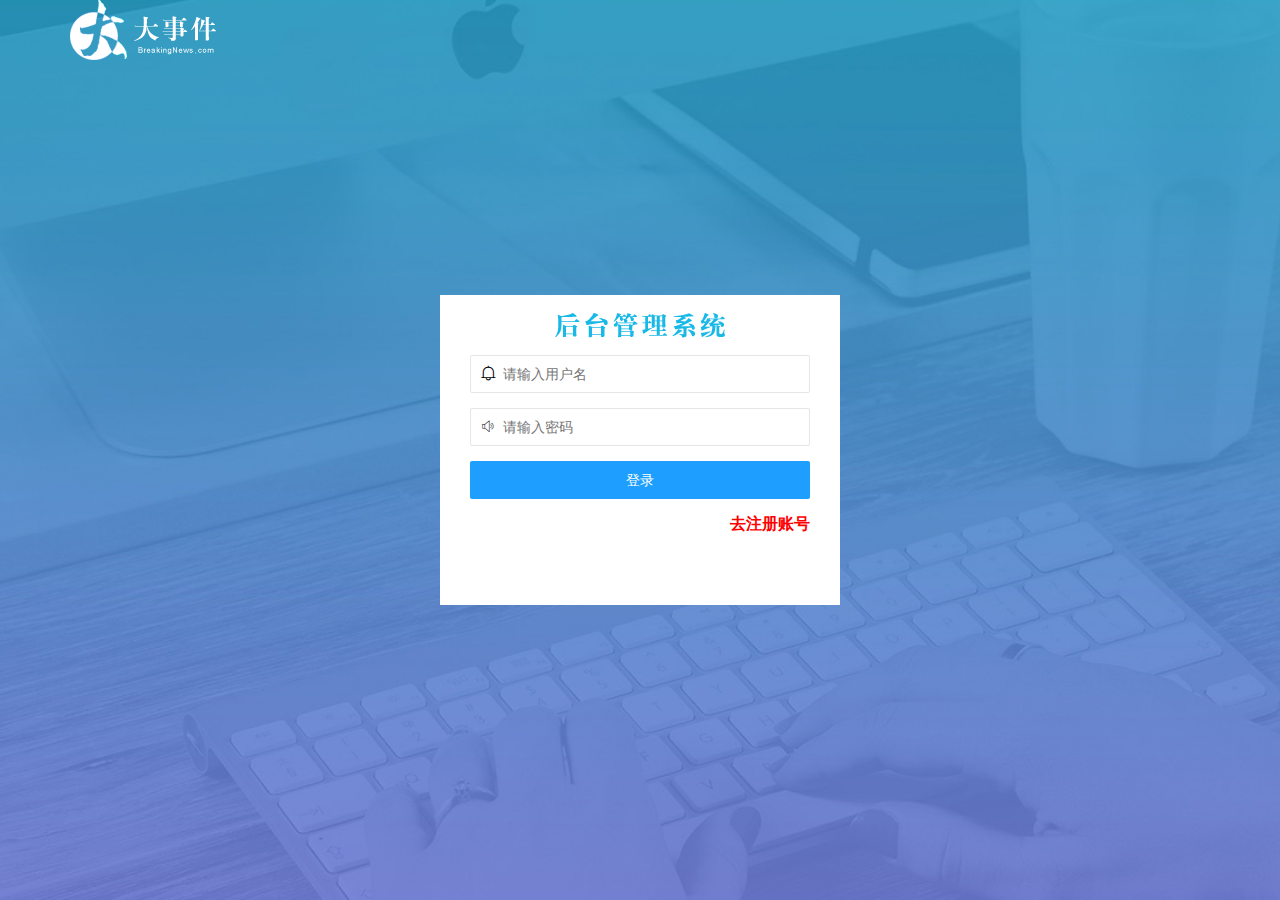
<file: login.html>
<!DOCTYPE html>
<html lang="en">

<head>
    <meta charset="UTF-8">
    <meta name="viewport" content="width=device-width, initial-scale=1.0">
    <title>Document</title>
    <link rel="stylesheet" href="/assets/lib/layui/css/layui.css">
    <link rel="stylesheet" href="/assets/css/login.css">
</head>

<body>
    <!-- 头部的 Logo 区域 -->
    <div class="layui-main">
        <img src="/assets/images/logo.png" alt="" />
    </div>

    <!-- 登录注册区域 -->
    <div class="loginAndRegBox">
        <div class="title-box"></div>
        <!-- 登录的div -->
        <div class="login-box">
            <!-- 登录的表单 -->
            <form class="layui-form" action="" id="form_login">
                <div class="layui-form-item">
                    <i class="layui-icon layui-icon-notice"></i>
                    <input type="text" name="username" required lay-verify="required" placeholder="请输入用户名"
                        autocomplete="off" class="layui-input">
                </div>
                <div class="layui-form-item">
                    <i class="layui-icon layui-icon-speaker"></i>
                    <input type="password" name="password" required lay-verify="required|pwd" placeholder="请输入密码"
                        autocomplete="off" class="layui-input">
                </div>
                <div class="layui-form-item">
                    <button class="layui-btn layui-btn-fluid layui-btn-normal" lay-submit
                        lay-filter="formDemo">登录</button>
                </div>
                <div class="layui-form-item links">
                    <a href="javascript:;" id="link_reg">去注册账号</a>
                </div>
            </form>

        </div>
        <!-- 注册的div -->
        <div class="reg-box">
            <!-- 注册的表单 -->
            <form class="layui-form" action="" id="form_reg">
                <div class="layui-form-item">
                    <i class="layui-icon layui-icon-notice"></i>
                    <input type="text" name="username" required lay-verify="required" placeholder="请输入用户名"
                        autocomplete="off" class="layui-input">
                </div>
                <div class="layui-form-item">
                    <i class="layui-icon layui-icon-speaker"></i>
                    <input type="password" name="password" required lay-verify="required|pwd" placeholder="请输入密码"
                        autocomplete="off" class="layui-input">
                </div>
                <div class="layui-form-item">
                    <i class="layui-icon layui-icon-speaker"></i>
                    <input type="password" name="repassword" required lay-verify="required|pwd|repwd"
                        placeholder="请再次确认密码" autocomplete="off" class="layui-input">
                </div>
                <div class="layui-form-item">
                    <button class="layui-btn layui-btn-fluid layui-btn-normal" lay-submit
                        lay-filter="formDemo">注册</button>
                </div>
                <div class="layui-form-item links">
                    <a href="javascript:;" id="link_login">去登录</a>
                </div>
            </form>

        </div>
    </div>
    <script src="/assets/lib/layui/layui.all.js"></script>
    <script src="/assets/lib/jquery.js"></script>
    <script src="/assets/js/baseApi.js"></script>
    <script src="/assets/js/login.js"></script>
</body>

</html>
</file>
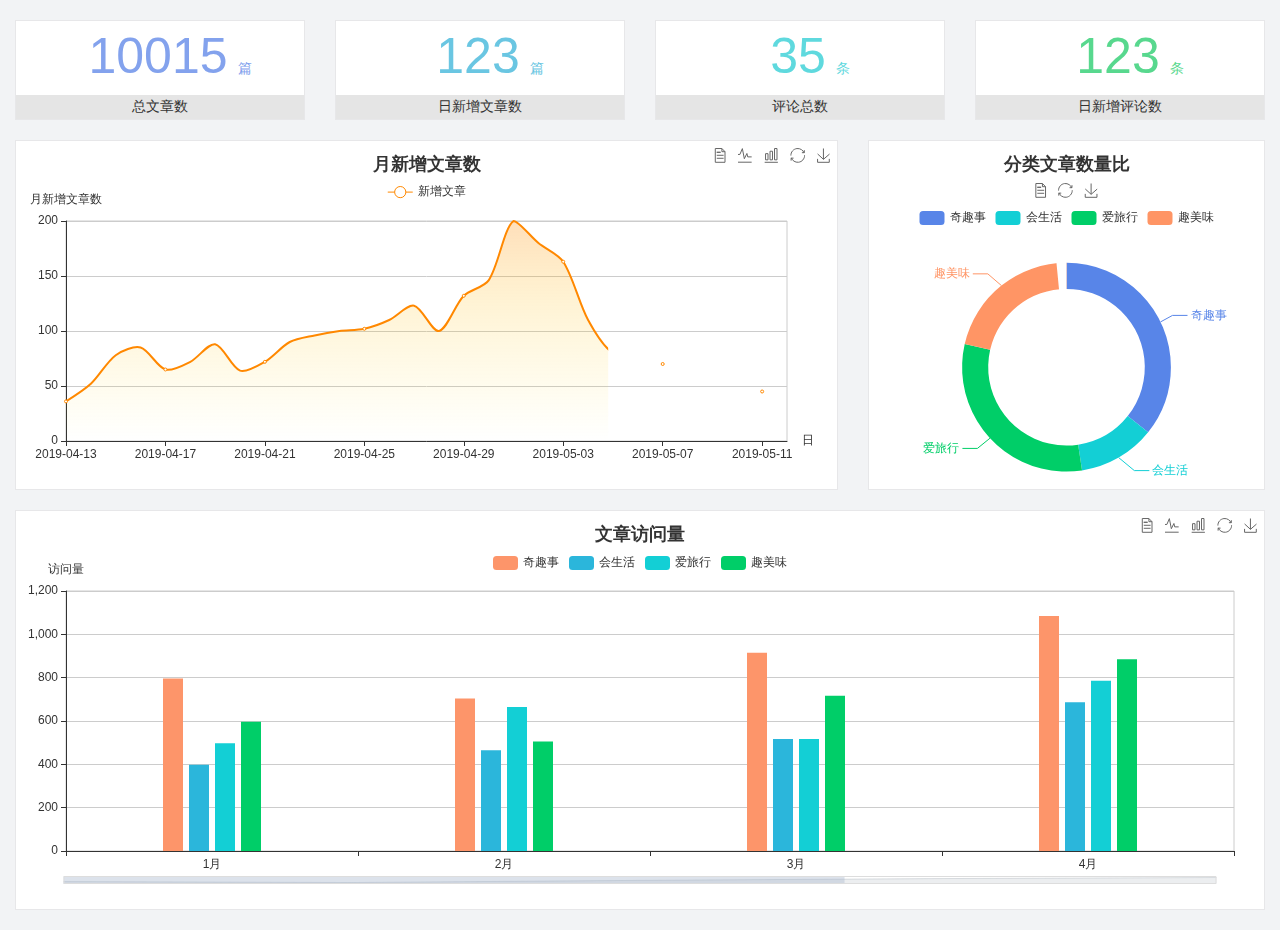
<file: home/dashboard.html>
<!DOCTYPE html>
<html lang="en">

<head>
  <meta charset="UTF-8">
  <meta name="viewport" content="width=device-width, initial-scale=1.0">
  <meta http-equiv="X-UA-Compatible" content="ie=edge">
  <title>图表统计</title>
  <link rel="stylesheet" href="../../assets/lib/bootstrap.css" />
  <link rel="stylesheet" href="../../assets/lib/main.css" />
  <script src="../../assets/lib/jquery.js"></script>
  <script type="text/javascript" src="../../assets/lib/echarts.min.js"></script>
</head>

<body>
  <div class="container-fluid">
    <div class="row spannel_list">
      <div class="col-sm-3 col-xs-6">
        <div class="spannel">
          <em>10015</em><span>篇</span>
          <b>总文章数</b>
        </div>
      </div>
      <div class="col-sm-3 col-xs-6">
        <div class="spannel scolor01">
          <em>123</em><span>篇</span>
          <b>日新增文章数</b>
        </div>
      </div>
      <div class="col-sm-3 col-xs-6">
        <div class="spannel scolor02">
          <em>35</em><span>条</span>
          <b>评论总数</b>
        </div>
      </div>
      <div class="col-sm-3 col-xs-6">
        <div class="spannel scolor03">
          <em>123</em><span>条</span>
          <b>日新增评论数</b>
        </div>
      </div>
    </div>
  </div>

  <div class="container-fluid">
    <div class="row curve-pie">
      <div class="col-lg-8 col-md-8">
        <div class="gragh_pannel" id="curve_show"></div>
      </div>
      <div class="col-lg-4 col-md-4">
        <div class="gragh_pannel" id="pie_show"></div>
      </div>
    </div>
  </div>

  <div class="container-fluid">
    <div class="column_pannel" id="column_show"></div>
  </div>

  <script>
    var oChart = echarts.init(document.getElementById('curve_show'));
    var aList_all = [
      { 'count': 36, 'date': '2019-04-13' },
      { 'count': 52, 'date': '2019-04-14' },
      { 'count': 78, 'date': '2019-04-15' },
      { 'count': 85, 'date': '2019-04-16' },
      { 'count': 65, 'date': '2019-04-17' },
      { 'count': 72, 'date': '2019-04-18' },
      { 'count': 88, 'date': '2019-04-19' },
      { 'count': 64, 'date': '2019-04-20' },
      { 'count': 72, 'date': '2019-04-21' },
      { 'count': 90, 'date': '2019-04-22' },
      { 'count': 96, 'date': '2019-04-23' },
      { 'count': 100, 'date': '2019-04-24' },
      { 'count': 102, 'date': '2019-04-25' },
      { 'count': 110, 'date': '2019-04-26' },
      { 'count': 123, 'date': '2019-04-27' },
      { 'count': 100, 'date': '2019-04-28' },
      { 'count': 132, 'date': '2019-04-29' },
      { 'count': 146, 'date': '2019-04-30' },
      { 'count': 200, 'date': '2019-05-01' },
      { 'count': 180, 'date': '2019-05-02' },
      { 'count': 163, 'date': '2019-05-03' },
      { 'count': 110, 'date': '2019-05-04' },
      { 'count': 80, 'date': '2019-05-05' },
      { 'count': 82, 'date': '2019-05-06' },
      { 'count': 70, 'date': '2019-05-07' },
      { 'count': 65, 'date': '2019-05-08' },
      { 'count': 54, 'date': '2019-05-09' },
      { 'count': 40, 'date': '2019-05-10' },
      { 'count': 45, 'date': '2019-05-11' },
      { 'count': 38, 'date': '2019-05-12' },
    ];

    let aCount = [];
    let aDate = [];

    for (var i = 0; i < aList_all.length; i++) {
      aCount.push(aList_all[i].count);
      aDate.push(aList_all[i].date);
    }

    var chartopt = {
      title: {
        text: '月新增文章数',
        left: 'center',
        top: '10'
      },
      tooltip: {
        trigger: 'axis'
      },
      legend: {
        data: ['新增文章'],
        top: '40'
      },
      toolbox: {
        show: true,
        feature: {
          mark: { show: true },
          dataView: { show: true, readOnly: false },
          magicType: { show: true, type: ['line', 'bar'] },
          restore: { show: true },
          saveAsImage: { show: true }
        }
      },
      calculable: true,
      xAxis: [
        {
          name: '日',
          type: 'category',
          boundaryGap: false,
          data: aDate
        }
      ],
      yAxis: [
        {
          name: '月新增文章数',
          type: 'value'
        }
      ],
      series: [
        {
          name: '新增文章',
          type: 'line',
          smooth: true,
          itemStyle: { normal: { areaStyle: { type: 'default' }, color: '#f80' }, lineStyle: { color: '#f80' } },
          data: aCount
        }],
      areaStyle: {
        normal: {
          color: new echarts.graphic.LinearGradient(0, 0, 0, 1, [{
            offset: 0,
            color: 'rgba(255,136,0,0.39)'
          }, {
            offset: .34,
            color: 'rgba(255,180,0,0.25)'
          }, {
            offset: 1,
            color: 'rgba(255,222,0,0.00)'
          }])

        }
      },
      grid: {
        show: true,
        x: 50,
        x2: 50,
        y: 80,
        height: 220
      }
    };

    oChart.setOption(chartopt);


    var oPie = echarts.init(document.getElementById('pie_show'));
    var oPieopt =
    {
      title: {
        top: 10,
        text: '分类文章数量比',
        x: 'center'
      },
      tooltip: {
        trigger: 'item',
        formatter: "{a} <br/>{b} : {c} ({d}%)"
      },
      color: ['#5885e8', '#13cfd5', '#00ce68', '#ff9565'],
      legend: {
        x: 'center',
        top: 65,
        data: ['奇趣事', '会生活', '爱旅行', '趣美味']
      },
      toolbox: {
        show: true,
        x: 'center',
        top: 35,
        feature: {
          mark: { show: true },
          dataView: { show: true, readOnly: false },
          magicType: {
            show: true,
            type: ['pie', 'funnel'],
            option: {
              funnel: {
                x: '25%',
                width: '50%',
                funnelAlign: 'left',
                max: 1548
              }
            }
          },
          restore: { show: true },
          saveAsImage: { show: true }
        }
      },
      calculable: true,
      series: [
        {
          name: '访问来源',
          type: 'pie',
          radius: ['45%', '60%'],
          center: ['50%', '65%'],
          data: [
            { value: 300, name: '奇趣事' },
            { value: 100, name: '会生活' },
            { value: 260, name: '爱旅行' },
            { value: 180, name: '趣美味' }
          ]
        }
      ]
    };
    oPie.setOption(oPieopt);



    var oColumn = this.echarts.init(document.getElementById('column_show'));
    var oColumnopt =
    {
      title: {
        text: '文章访问量',
        left: 'center',
        top: '10'
      },
      tooltip: {
        trigger: 'axis'
      },
      legend: {
        data: ['奇趣事', '会生活', '爱旅行', '趣美味'],
        top: '40'
      },
      toolbox: {
        show: true,
        feature: {
          mark: { show: true },
          dataView: { show: true, readOnly: false },
          magicType: { show: true, type: ['line', 'bar'] },
          restore: { show: true },
          saveAsImage: { show: true }
        }
      },
      calculable: true,
      xAxis: [
        {
          type: 'category',
          data: ['1月', '2月', '3月', '4月', '5月']
        }
      ],
      yAxis: [
        {
          name: '访问量',
          type: 'value'
        }
      ],
      series: [
        {
          name: '奇趣事',
          type: 'bar',
          barWidth: 20,
          itemStyle: {
            normal: { areaStyle: { type: 'default' }, color: '#fd956a' }
          },
          data: [800, 708, 920, 1090, 1200]
        },
        {
          name: '会生活',
          type: 'bar',
          barWidth: 20,
          itemStyle: {
            normal: { areaStyle: { type: 'default' }, color: '#2bb6db' }
          },
          data: [400, 468, 520, 690, 800]
        },
        {
          name: '爱旅行',
          type: 'bar',
          barWidth: 20,
          itemStyle: {
            normal: { areaStyle: { type: 'default' }, color: '#13cfd5' }
          },
          data: [500, 668, 520, 790, 900]
        },
        {
          name: '趣美味',
          type: 'bar',
          barWidth: 20,
          itemStyle: {
            normal: { areaStyle: { type: 'default' }, color: '#00ce68' }
          },
          data: [600, 508, 720, 890, 1000]
        }
      ],
      grid: {
        show: true,
        x: 50,
        x2: 30,
        y: 80,
        height: 260
      },
      dataZoom: [//给x轴设置滚动条
        {
          start: 0,//默认为0
          end: 100 - 1000 / 31,//默认为100
          type: 'slider',
          show: true,
          xAxisIndex: [0],
          handleSize: 0,//滑动条的 左右2个滑动条的大小
          height: 8,//组件高度
          left: 45, //左边的距离
          right: 50,//右边的距离
          bottom: 26,//右边的距离
          handleColor: '#ddd',//h滑动图标的颜色
          handleStyle: {
            borderColor: "#cacaca",
            borderWidth: "1",
            shadowBlur: 2,
            background: "#ddd",
            shadowColor: "#ddd",
          }
        }]
    };
    oColumn.setOption(oColumnopt);
  </script>
</body>

</html>
</file>
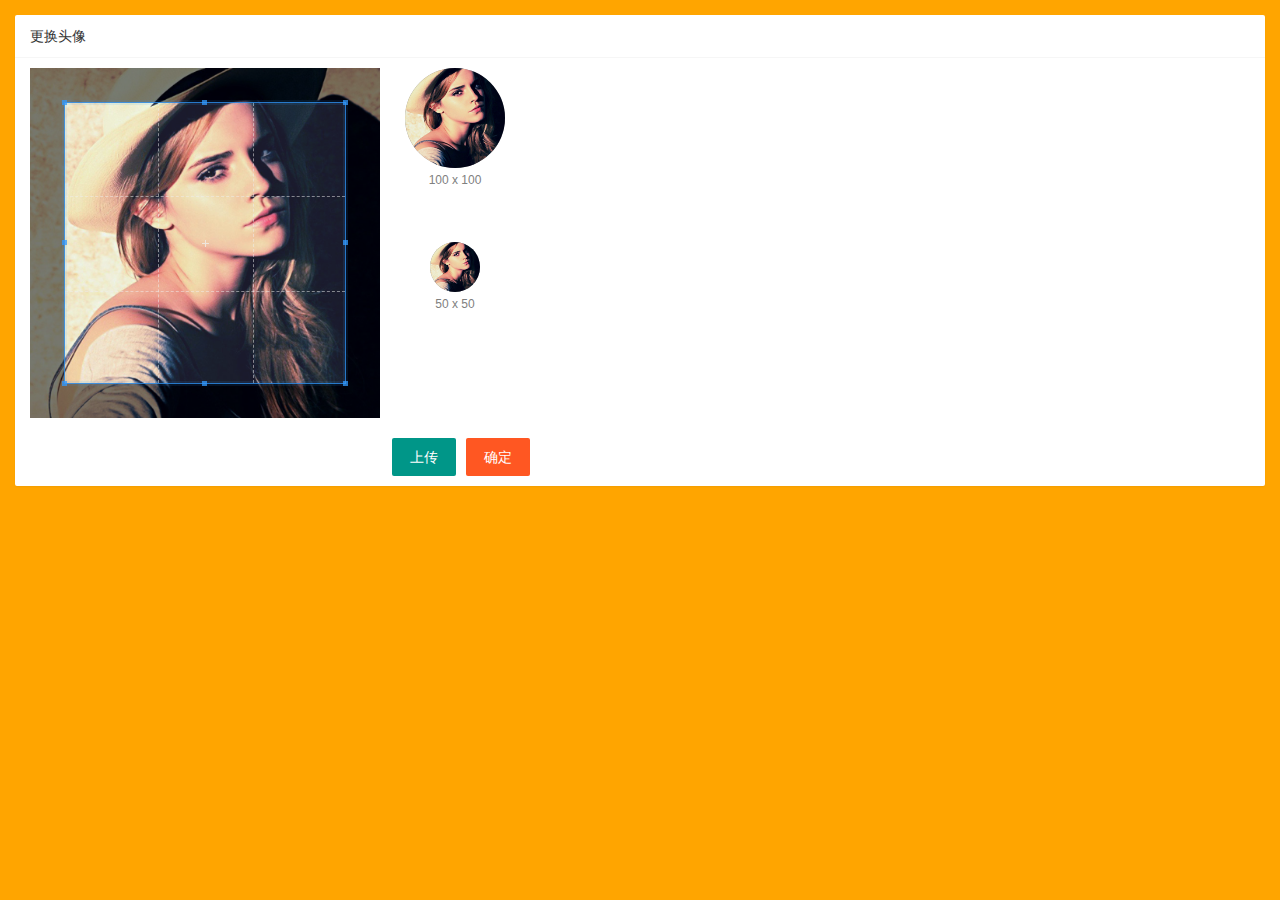
<file: user/user_avatar.html>
<!DOCTYPE html>
<html lang="en">

<head>
    <meta charset="UTF-8" />
    <meta name="viewport" content="width=device-width, initial-scale=1.0" />
    <title>Document</title>
    <link rel="stylesheet" href="/assets/lib/layui/css/layui.css" />
    <link rel="stylesheet" href="/assets/css/user/user_avatar.css" />
    <link rel="stylesheet" href="/assets/lib/cropper/cropper.css" />
</head>

<body>
    <!-- 卡片区域 -->
    <div class="layui-card">
        <div class="layui-card-header">更换头像</div>
        <div class="layui-card-body">
            <!-- 第一行的图片裁剪和预览区域 -->
            <div class="row1">
                <!-- 图片裁剪区域 -->
                <div class="cropper-box">
                    <!-- 这个 img 标签很重要，将来会把它初始化为裁剪区域 -->
                    <img id="image" src="/assets/images/sample.jpg" />
                </div>
                <!-- 图片的预览区域 -->
                <div class="preview-box">
                    <div>
                        <!-- 宽高为 100px 的预览区域 -->
                        <div class="img-preview w100"></div>
                        <p class="size">100 x 100</p>
                    </div>
                    <div>
                        <!-- 宽高为 50px 的预览区域 -->
                        <div class="img-preview w50"></div>
                        <p class="size">50 x 50</p>
                    </div>
                </div>
            </div <!-- 第二行的按钮区域 -->
            <div class="row2">
                <input type="file" id="file" accept="image/*">
                <button type="button" class="layui-btn" id="btnChooseImage">上传</button>
                <button type="button" class="layui-btn layui-btn-danger" id="btnUpload">确定</button>
            </div>
        </div>
    </div>
    <script src="/assets/lib/jquery.js"></script>
    <script src="/assets/js/baseApi.js"></script>
    <script src="/assets/lib/layui/layui.all.js"></script>
    <script src="/assets/lib/cropper/Cropper.js"></script>
    <script src="/assets/lib/cropper/jquery-cropper.js"></script>
    <script src="/assets/js/user/user_avatar.js"></script>
    
</body>

</html>
</file>
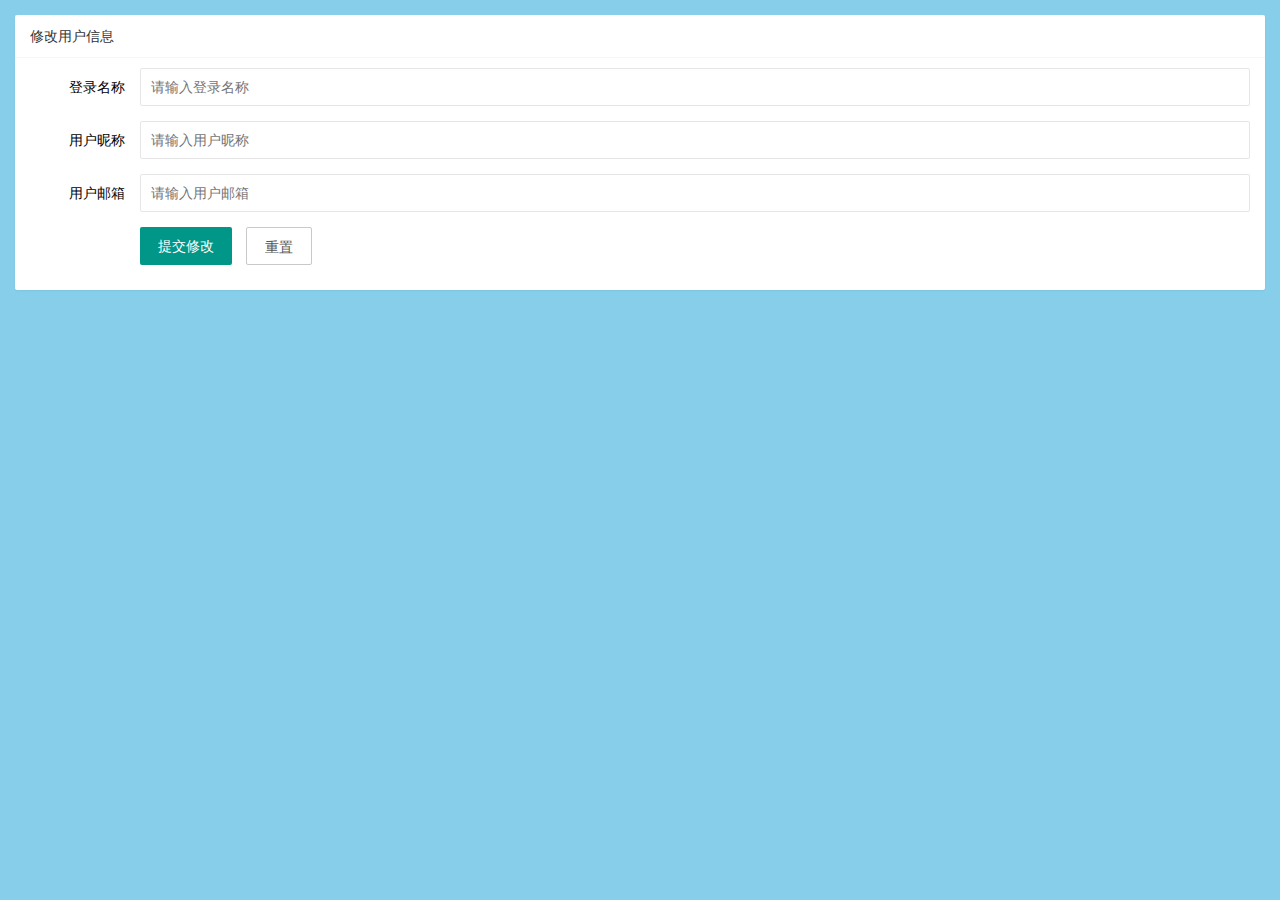
<file: user/user_info.html>
<!DOCTYPE html>
<html lang="en">

<head>
    <meta charset="UTF-8" />
    <meta name="viewport" content="width=device-width, initial-scale=1.0" />
    <title>Document</title>
    <!-- 导入 layui 的样式 -->
    <link rel="stylesheet" href="/assets/lib/layui/css/layui.css" />
    <!-- 导入自己的样式 -->
    <link rel="stylesheet" href="/assets/css/user/user_info.css" />
</head>

<body>
    <!-- 卡片区域 -->
    <div class="layui-card">
        <div class="layui-card-header">修改用户信息</div>
        <div class="layui-card-body">
            <!-- form 表单区域 -->
            <form class="layui-form" lay-filter="formUserInfo">
                <!-- 这是隐藏域 -->
                <input type="hidden" name="id" value="" />
                <div class="layui-form-item">
                    <label class="layui-form-label">登录名称</label>
                    <div class="layui-input-block">
                        <input type="text" name="username" required lay-verify="required" placeholder="请输入登录名称"
                            autocomplete="off" class="layui-input" readonly/>
                    </div>
                </div>
                <div class="layui-form-item">
                    <label class="layui-form-label">用户昵称</label>
                    <div class="layui-input-block">
                        <input type="text" name="nickname" required lay-verify="required|nickname" placeholder="请输入用户昵称"
                            autocomplete="off" class="layui-input" />
                    </div>
                </div>
                <div class="layui-form-item">
                    <label class="layui-form-label">用户邮箱</label>
                    <div class="layui-input-block">
                        <input type="text" name="email" required lay-verify="required|email" placeholder="请输入用户邮箱"
                            autocomplete="off" class="layui-input" />
                    </div>
                </div>
                <div class="layui-form-item">
                    <div class="layui-input-block">
                        <button class="layui-btn" lay-submit lay-filter="formDemo">提交修改</button>
                        <button type="reset" class="layui-btn layui-btn-primary" id="btnReset">重置</button>
                    </div>
                </div>
            </form>
        </div>
    </div>


    <!-- 导入 layui 的 js -->
    <script src="/assets/lib/layui/layui.all.js"></script>
    <!-- 导入 jquery -->
    <script src="/assets/lib/jquery.js"></script>
    <script src="/assets/js/baseApi.js"></script>
    <!-- 导入自己的 js -->
    <script src="/assets/js/user/user_info.js"></script>
</body>

</html>
</file>
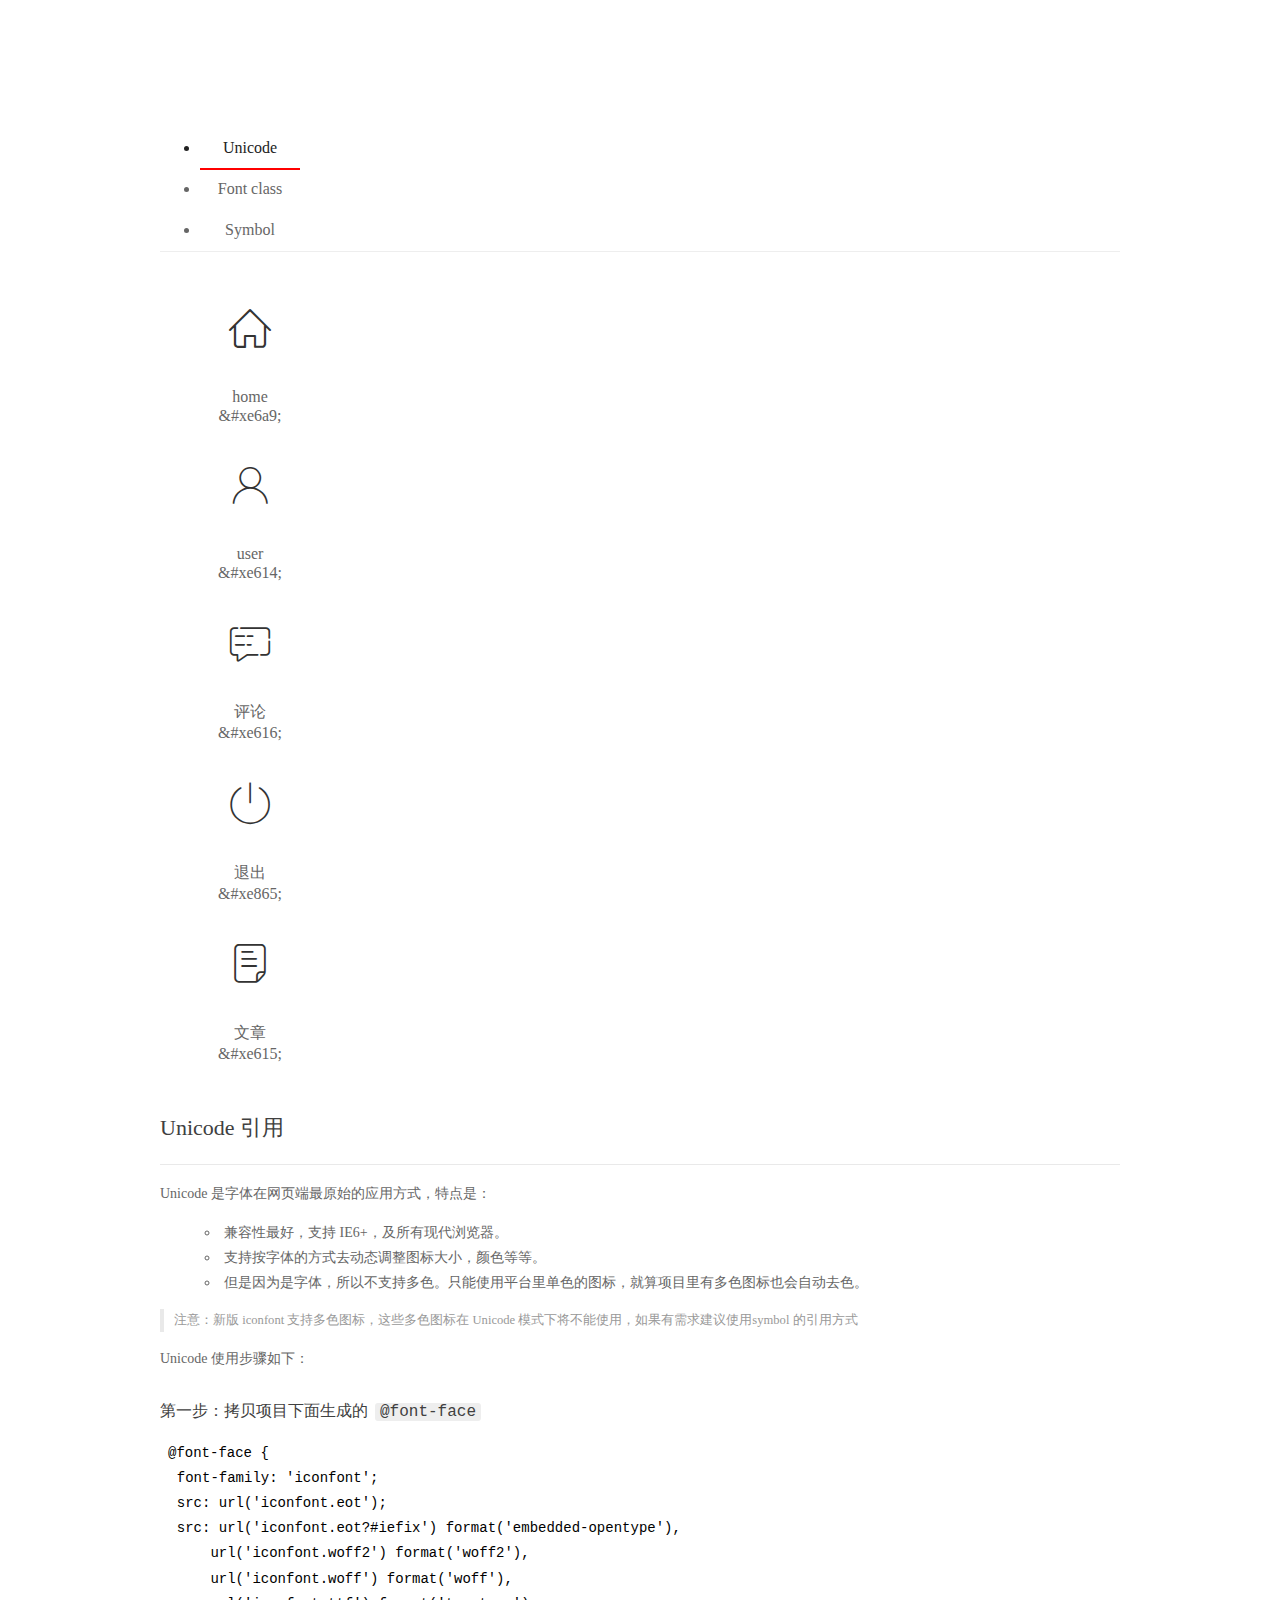
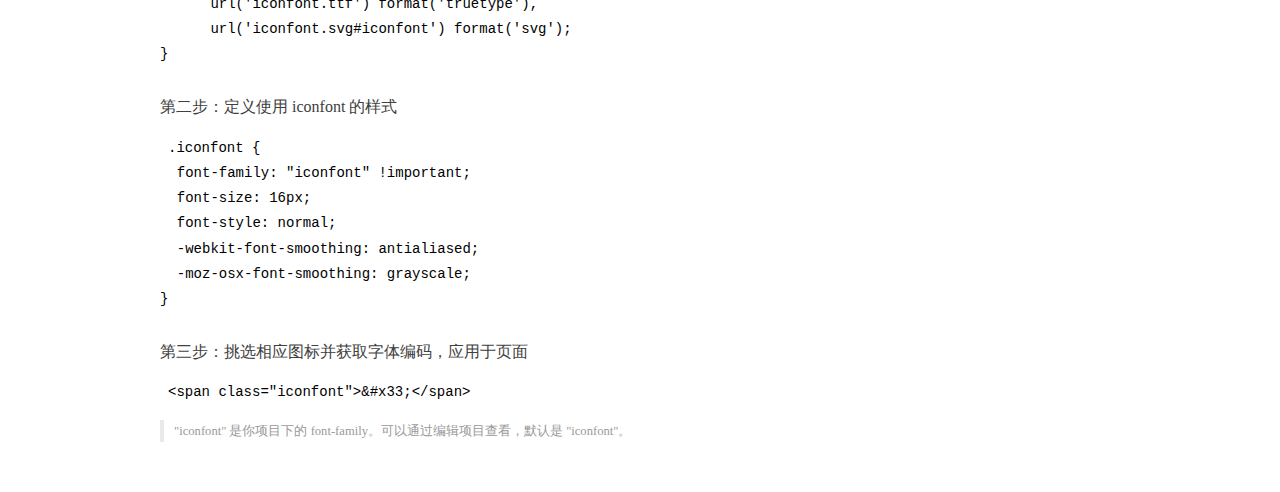
<file: assets/fonts/demo_index.html>
<!DOCTYPE html>
<html>
<head>
  <meta charset="utf-8"/>
  <title>IconFont Demo</title>
  <link rel="shortcut icon" href="https://gtms04.alicdn.com/tps/i4/TB1_oz6GVXXXXaFXpXXJDFnIXXX-64-64.ico" type="image/x-icon"/>
  <link rel="stylesheet" href="https://g.alicdn.com/thx/cube/1.3.2/cube.min.css">
  <link rel="stylesheet" href="demo.css">
  <link rel="stylesheet" href="iconfont.css">
  <script src="iconfont.js"></script>
  <!-- jQuery -->
  <script src="https://a1.alicdn.com/oss/uploads/2018/12/26/7bfddb60-08e8-11e9-9b04-53e73bb6408b.js"></script>
  <!-- 代码高亮 -->
  <script src="https://a1.alicdn.com/oss/uploads/2018/12/26/a3f714d0-08e6-11e9-8a15-ebf944d7534c.js"></script>
</head>
<body>
  <div class="main">
    <h1 class="logo"><a href="https://www.iconfont.cn/" title="iconfont 首页" target="_blank">&#xe86b;</a></h1>
    <div class="nav-tabs">
      <ul id="tabs" class="dib-box">
        <li class="dib active"><span>Unicode</span></li>
        <li class="dib"><span>Font class</span></li>
        <li class="dib"><span>Symbol</span></li>
      </ul>
      
    </div>
    <div class="tab-container">
      <div class="content unicode" style="display: block;">
          <ul class="icon_lists dib-box">
          
            <li class="dib">
              <span class="icon iconfont">&#xe6a9;</span>
                <div class="name">home</div>
                <div class="code-name">&amp;#xe6a9;</div>
              </li>
          
            <li class="dib">
              <span class="icon iconfont">&#xe614;</span>
                <div class="name">user</div>
                <div class="code-name">&amp;#xe614;</div>
              </li>
          
            <li class="dib">
              <span class="icon iconfont">&#xe616;</span>
                <div class="name">评论</div>
                <div class="code-name">&amp;#xe616;</div>
              </li>
          
            <li class="dib">
              <span class="icon iconfont">&#xe865;</span>
                <div class="name">退出</div>
                <div class="code-name">&amp;#xe865;</div>
              </li>
          
            <li class="dib">
              <span class="icon iconfont">&#xe615;</span>
                <div class="name">文章</div>
                <div class="code-name">&amp;#xe615;</div>
              </li>
          
          </ul>
          <div class="article markdown">
          <h2 id="unicode-">Unicode 引用</h2>
          <hr>

          <p>Unicode 是字体在网页端最原始的应用方式，特点是：</p>
          <ul>
            <li>兼容性最好，支持 IE6+，及所有现代浏览器。</li>
            <li>支持按字体的方式去动态调整图标大小，颜色等等。</li>
            <li>但是因为是字体，所以不支持多色。只能使用平台里单色的图标，就算项目里有多色图标也会自动去色。</li>
          </ul>
          <blockquote>
            <p>注意：新版 iconfont 支持多色图标，这些多色图标在 Unicode 模式下将不能使用，如果有需求建议使用symbol 的引用方式</p>
          </blockquote>
          <p>Unicode 使用步骤如下：</p>
          <h3 id="-font-face">第一步：拷贝项目下面生成的 <code>@font-face</code></h3>
<pre><code class="language-css"
>@font-face {
  font-family: 'iconfont';
  src: url('iconfont.eot');
  src: url('iconfont.eot?#iefix') format('embedded-opentype'),
      url('iconfont.woff2') format('woff2'),
      url('iconfont.woff') format('woff'),
      url('iconfont.ttf') format('truetype'),
      url('iconfont.svg#iconfont') format('svg');
}
</code></pre>
          <h3 id="-iconfont-">第二步：定义使用 iconfont 的样式</h3>
<pre><code class="language-css"
>.iconfont {
  font-family: "iconfont" !important;
  font-size: 16px;
  font-style: normal;
  -webkit-font-smoothing: antialiased;
  -moz-osx-font-smoothing: grayscale;
}
</code></pre>
          <h3 id="-">第三步：挑选相应图标并获取字体编码，应用于页面</h3>
<pre>
<code class="language-html"
>&lt;span class="iconfont"&gt;&amp;#x33;&lt;/span&gt;
</code></pre>
          <blockquote>
            <p>"iconfont" 是你项目下的 font-family。可以通过编辑项目查看，默认是 "iconfont"。</p>
          </blockquote>
          </div>
      </div>
      <div class="content font-class">
        <ul class="icon_lists dib-box">
          
          <li class="dib">
            <span class="icon iconfont icon-home"></span>
            <div class="name">
              home
            </div>
            <div class="code-name">.icon-home
            </div>
          </li>
          
          <li class="dib">
            <span class="icon iconfont icon-user"></span>
            <div class="name">
              user
            </div>
            <div class="code-name">.icon-user
            </div>
          </li>
          
          <li class="dib">
            <span class="icon iconfont icon-pinglun"></span>
            <div class="name">
              评论
            </div>
            <div class="code-name">.icon-pinglun
            </div>
          </li>
          
          <li class="dib">
            <span class="icon iconfont icon-tuichu"></span>
            <div class="name">
              退出
            </div>
            <div class="code-name">.icon-tuichu
            </div>
          </li>
          
          <li class="dib">
            <span class="icon iconfont icon-16"></span>
            <div class="name">
              文章
            </div>
            <div class="code-name">.icon-16
            </div>
          </li>
          
        </ul>
        <div class="article markdown">
        <h2 id="font-class-">font-class 引用</h2>
        <hr>

        <p>font-class 是 Unicode 使用方式的一种变种，主要是解决 Unicode 书写不直观，语意不明确的问题。</p>
        <p>与 Unicode 使用方式相比，具有如下特点：</p>
        <ul>
          <li>兼容性良好，支持 IE8+，及所有现代浏览器。</li>
          <li>相比于 Unicode 语意明确，书写更直观。可以很容易分辨这个 icon 是什么。</li>
          <li>因为使用 class 来定义图标，所以当要替换图标时，只需要修改 class 里面的 Unicode 引用。</li>
          <li>不过因为本质上还是使用的字体，所以多色图标还是不支持的。</li>
        </ul>
        <p>使用步骤如下：</p>
        <h3 id="-fontclass-">第一步：引入项目下面生成的 fontclass 代码：</h3>
<pre><code class="language-html">&lt;link rel="stylesheet" href="./iconfont.css"&gt;
</code></pre>
        <h3 id="-">第二步：挑选相应图标并获取类名，应用于页面：</h3>
<pre><code class="language-html">&lt;span class="iconfont icon-xxx"&gt;&lt;/span&gt;
</code></pre>
        <blockquote>
          <p>"
            iconfont" 是你项目下的 font-family。可以通过编辑项目查看，默认是 "iconfont"。</p>
        </blockquote>
      </div>
      </div>
      <div class="content symbol">
          <ul class="icon_lists dib-box">
          
            <li class="dib">
                <svg class="icon svg-icon" aria-hidden="true">
                  <use xlink:href="#icon-home"></use>
                </svg>
                <div class="name">home</div>
                <div class="code-name">#icon-home</div>
            </li>
          
            <li class="dib">
                <svg class="icon svg-icon" aria-hidden="true">
                  <use xlink:href="#icon-user"></use>
                </svg>
                <div class="name">user</div>
                <div class="code-name">#icon-user</div>
            </li>
          
            <li class="dib">
                <svg class="icon svg-icon" aria-hidden="true">
                  <use xlink:href="#icon-pinglun"></use>
                </svg>
                <div class="name">评论</div>
                <div class="code-name">#icon-pinglun</div>
            </li>
          
            <li class="dib">
                <svg class="icon svg-icon" aria-hidden="true">
                  <use xlink:href="#icon-tuichu"></use>
                </svg>
                <div class="name">退出</div>
                <div class="code-name">#icon-tuichu</div>
            </li>
          
            <li class="dib">
                <svg class="icon svg-icon" aria-hidden="true">
                  <use xlink:href="#icon-16"></use>
                </svg>
                <div class="name">文章</div>
                <div class="code-name">#icon-16</div>
            </li>
          
          </ul>
          <div class="article markdown">
          <h2 id="symbol-">Symbol 引用</h2>
          <hr>

          <p>这是一种全新的使用方式，应该说这才是未来的主流，也是平台目前推荐的用法。相关介绍可以参考这篇<a href="">文章</a>
            这种用法其实是做了一个 SVG 的集合，与另外两种相比具有如下特点：</p>
          <ul>
            <li>支持多色图标了，不再受单色限制。</li>
            <li>通过一些技巧，支持像字体那样，通过 <code>font-size</code>, <code>color</code> 来调整样式。</li>
            <li>兼容性较差，支持 IE9+，及现代浏览器。</li>
            <li>浏览器渲染 SVG 的性能一般，还不如 png。</li>
          </ul>
          <p>使用步骤如下：</p>
          <h3 id="-symbol-">第一步：引入项目下面生成的 symbol 代码：</h3>
<pre><code class="language-html">&lt;script src="./iconfont.js"&gt;&lt;/script&gt;
</code></pre>
          <h3 id="-css-">第二步：加入通用 CSS 代码（引入一次就行）：</h3>
<pre><code class="language-html">&lt;style&gt;
.icon {
  width: 1em;
  height: 1em;
  vertical-align: -0.15em;
  fill: currentColor;
  overflow: hidden;
}
&lt;/style&gt;
</code></pre>
          <h3 id="-">第三步：挑选相应图标并获取类名，应用于页面：</h3>
<pre><code class="language-html">&lt;svg class="icon" aria-hidden="true"&gt;
  &lt;use xlink:href="#icon-xxx"&gt;&lt;/use&gt;
&lt;/svg&gt;
</code></pre>
          </div>
      </div>

    </div>
  </div>
  <script>
  $(document).ready(function () {
      $('.tab-container .content:first').show()

      $('#tabs li').click(function (e) {
        var tabContent = $('.tab-container .content')
        var index = $(this).index()

        if ($(this).hasClass('active')) {
          return
        } else {
          $('#tabs li').removeClass('active')
          $(this).addClass('active')

          tabContent.hide().eq(index).fadeIn()
        }
      })
    })
  </script>
</body>
</html>
</file>
<file: assets/lib/layui/css/layui.css>
/** layui-v2.5.5 MIT License By https://www.layui.com */
 .layui-inline,img{display:inline-block;vertical-align:middle}h1,h2,h3,h4,h5,h6{font-weight:400}.layui-edge,.layui-header,.layui-inline,.layui-main{position:relative}.layui-body,.layui-edge,.layui-elip{overflow:hidden}.layui-btn,.layui-edge,.layui-inline,img{vertical-align:middle}.layui-btn,.layui-disabled,.layui-icon,.layui-unselect{-moz-user-select:none;-webkit-user-select:none;-ms-user-select:none}.layui-elip,.layui-form-checkbox span,.layui-form-pane .layui-form-label{text-overflow:ellipsis;white-space:nowrap}.layui-breadcrumb,.layui-tree-btnGroup{visibility:hidden}blockquote,body,button,dd,div,dl,dt,form,h1,h2,h3,h4,h5,h6,input,li,ol,p,pre,td,textarea,th,ul{margin:0;padding:0;-webkit-tap-highlight-color:rgba(0,0,0,0)}a:active,a:hover{outline:0}img{border:none}li{list-style:none}table{border-collapse:collapse;border-spacing:0}h4,h5,h6{font-size:100%}button,input,optgroup,option,select,textarea{font-family:inherit;font-size:inherit;font-style:inherit;font-weight:inherit;outline:0}pre{white-space:pre-wrap;white-space:-moz-pre-wrap;white-space:-pre-wrap;white-space:-o-pre-wrap;word-wrap:break-word}body{line-height:24px;font:14px Helvetica Neue,Helvetica,PingFang SC,Tahoma,Arial,sans-serif}hr{height:1px;margin:10px 0;border:0;clear:both}a{color:#333;text-decoration:none}a:hover{color:#777}a cite{font-style:normal;*cursor:pointer}.layui-border-box,.layui-border-box *{box-sizing:border-box}.layui-box,.layui-box *{box-sizing:content-box}.layui-clear{clear:both;*zoom:1}.layui-clear:after{content:'\20';clear:both;*zoom:1;display:block;height:0}.layui-inline{*display:inline;*zoom:1}.layui-edge{display:inline-block;width:0;height:0;border-width:6px;border-style:dashed;border-color:transparent}.layui-edge-top{top:-4px;border-bottom-color:#999;border-bottom-style:solid}.layui-edge-right{border-left-color:#999;border-left-style:solid}.layui-edge-bottom{top:2px;border-top-color:#999;border-top-style:solid}.layui-edge-left{border-right-color:#999;border-right-style:solid}.layui-disabled,.layui-disabled:hover{color:#d2d2d2!important;cursor:not-allowed!important}.layui-circle{border-radius:100%}.layui-show{display:block!important}.layui-hide{display:none!important}@font-face{font-family:layui-icon;src:url(../font/iconfont.eot?v=250);src:url(../font/iconfont.eot?v=250#iefix) format('embedded-opentype'),url(../font/iconfont.woff2?v=250) format('woff2'),url(../font/iconfont.woff?v=250) format('woff'),url(../font/iconfont.ttf?v=250) format('truetype'),url(../font/iconfont.svg?v=250#layui-icon) format('svg')}.layui-icon{font-family:layui-icon!important;font-size:16px;font-style:normal;-webkit-font-smoothing:antialiased;-moz-osx-font-smoothing:grayscale}.layui-icon-reply-fill:before{content:"\e611"}.layui-icon-set-fill:before{content:"\e614"}.layui-icon-menu-fill:before{content:"\e60f"}.layui-icon-search:before{content:"\e615"}.layui-icon-share:before{content:"\e641"}.layui-icon-set-sm:before{content:"\e620"}.layui-icon-engine:before{content:"\e628"}.layui-icon-close:before{content:"\1006"}.layui-icon-close-fill:before{content:"\1007"}.layui-icon-chart-screen:before{content:"\e629"}.layui-icon-star:before{content:"\e600"}.layui-icon-circle-dot:before{content:"\e617"}.layui-icon-chat:before{content:"\e606"}.layui-icon-release:before{content:"\e609"}.layui-icon-list:before{content:"\e60a"}.layui-icon-chart:before{content:"\e62c"}.layui-icon-ok-circle:before{content:"\1005"}.layui-icon-layim-theme:before{content:"\e61b"}.layui-icon-table:before{content:"\e62d"}.layui-icon-right:before{content:"\e602"}.layui-icon-left:before{content:"\e603"}.layui-icon-cart-simple:before{content:"\e698"}.layui-icon-face-cry:before{content:"\e69c"}.layui-icon-face-smile:before{content:"\e6af"}.layui-icon-survey:before{content:"\e6b2"}.layui-icon-tree:before{content:"\e62e"}.layui-icon-upload-circle:before{content:"\e62f"}.layui-icon-add-circle:before{content:"\e61f"}.layui-icon-download-circle:before{content:"\e601"}.layui-icon-templeate-1:before{content:"\e630"}.layui-icon-util:before{content:"\e631"}.layui-icon-face-surprised:before{content:"\e664"}.layui-icon-edit:before{content:"\e642"}.layui-icon-speaker:before{content:"\e645"}.layui-icon-down:before{content:"\e61a"}.layui-icon-file:before{content:"\e621"}.layui-icon-layouts:before{content:"\e632"}.layui-icon-rate-half:before{content:"\e6c9"}.layui-icon-add-circle-fine:before{content:"\e608"}.layui-icon-prev-circle:before{content:"\e633"}.layui-icon-read:before{content:"\e705"}.layui-icon-404:before{content:"\e61c"}.layui-icon-carousel:before{content:"\e634"}.layui-icon-help:before{content:"\e607"}.layui-icon-code-circle:before{content:"\e635"}.layui-icon-water:before{content:"\e636"}.layui-icon-username:before{content:"\e66f"}.layui-icon-find-fill:before{content:"\e670"}.layui-icon-about:before{content:"\e60b"}.layui-icon-location:before{content:"\e715"}.layui-icon-up:before{content:"\e619"}.layui-icon-pause:before{content:"\e651"}.layui-icon-date:before{content:"\e637"}.layui-icon-layim-uploadfile:before{content:"\e61d"}.layui-icon-delete:before{content:"\e640"}.layui-icon-play:before{content:"\e652"}.layui-icon-top:before{content:"\e604"}.layui-icon-friends:before{content:"\e612"}.layui-icon-refresh-3:before{content:"\e9aa"}.layui-icon-ok:before{content:"\e605"}.layui-icon-layer:before{content:"\e638"}.layui-icon-face-smile-fine:before{content:"\e60c"}.layui-icon-dollar:before{content:"\e659"}.layui-icon-group:before{content:"\e613"}.layui-icon-layim-download:before{content:"\e61e"}.layui-icon-picture-fine:before{content:"\e60d"}.layui-icon-link:before{content:"\e64c"}.layui-icon-diamond:before{content:"\e735"}.layui-icon-log:before{content:"\e60e"}.layui-icon-rate-solid:before{content:"\e67a"}.layui-icon-fonts-del:before{content:"\e64f"}.layui-icon-unlink:before{content:"\e64d"}.layui-icon-fonts-clear:before{content:"\e639"}.layui-icon-triangle-r:before{content:"\e623"}.layui-icon-circle:before{content:"\e63f"}.layui-icon-radio:before{content:"\e643"}.layui-icon-align-center:before{content:"\e647"}.layui-icon-align-right:before{content:"\e648"}.layui-icon-align-left:before{content:"\e649"}.layui-icon-loading-1:before{content:"\e63e"}.layui-icon-return:before{content:"\e65c"}.layui-icon-fonts-strong:before{content:"\e62b"}.layui-icon-upload:before{content:"\e67c"}.layui-icon-dialogue:before{content:"\e63a"}.layui-icon-video:before{content:"\e6ed"}.layui-icon-headset:before{content:"\e6fc"}.layui-icon-cellphone-fine:before{content:"\e63b"}.layui-icon-add-1:before{content:"\e654"}.layui-icon-face-smile-b:before{content:"\e650"}.layui-icon-fonts-html:before{content:"\e64b"}.layui-icon-form:before{content:"\e63c"}.layui-icon-cart:before{content:"\e657"}.layui-icon-camera-fill:before{content:"\e65d"}.layui-icon-tabs:before{content:"\e62a"}.layui-icon-fonts-code:before{content:"\e64e"}.layui-icon-fire:before{content:"\e756"}.layui-icon-set:before{content:"\e716"}.layui-icon-fonts-u:before{content:"\e646"}.layui-icon-triangle-d:before{content:"\e625"}.layui-icon-tips:before{content:"\e702"}.layui-icon-picture:before{content:"\e64a"}.layui-icon-more-vertical:before{content:"\e671"}.layui-icon-flag:before{content:"\e66c"}.layui-icon-loading:before{content:"\e63d"}.layui-icon-fonts-i:before{content:"\e644"}.layui-icon-refresh-1:before{content:"\e666"}.layui-icon-rmb:before{content:"\e65e"}.layui-icon-home:before{content:"\e68e"}.layui-icon-user:before{content:"\e770"}.layui-icon-notice:before{content:"\e667"}.layui-icon-login-weibo:before{content:"\e675"}.layui-icon-voice:before{content:"\e688"}.layui-icon-upload-drag:before{content:"\e681"}.layui-icon-login-qq:before{content:"\e676"}.layui-icon-snowflake:before{content:"\e6b1"}.layui-icon-file-b:before{content:"\e655"}.layui-icon-template:before{content:"\e663"}.layui-icon-auz:before{content:"\e672"}.layui-icon-console:before{content:"\e665"}.layui-icon-app:before{content:"\e653"}.layui-icon-prev:before{content:"\e65a"}.layui-icon-website:before{content:"\e7ae"}.layui-icon-next:before{content:"\e65b"}.layui-icon-component:before{content:"\e857"}.layui-icon-more:before{content:"\e65f"}.layui-icon-login-wechat:before{content:"\e677"}.layui-icon-shrink-right:before{content:"\e668"}.layui-icon-spread-left:before{content:"\e66b"}.layui-icon-camera:before{content:"\e660"}.layui-icon-note:before{content:"\e66e"}.layui-icon-refresh:before{content:"\e669"}.layui-icon-female:before{content:"\e661"}.layui-icon-male:before{content:"\e662"}.layui-icon-password:before{content:"\e673"}.layui-icon-senior:before{content:"\e674"}.layui-icon-theme:before{content:"\e66a"}.layui-icon-tread:before{content:"\e6c5"}.layui-icon-praise:before{content:"\e6c6"}.layui-icon-star-fill:before{content:"\e658"}.layui-icon-rate:before{content:"\e67b"}.layui-icon-template-1:before{content:"\e656"}.layui-icon-vercode:before{content:"\e679"}.layui-icon-cellphone:before{content:"\e678"}.layui-icon-screen-full:before{content:"\e622"}.layui-icon-screen-restore:before{content:"\e758"}.layui-icon-cols:before{content:"\e610"}.layui-icon-export:before{content:"\e67d"}.layui-icon-print:before{content:"\e66d"}.layui-icon-slider:before{content:"\e714"}.layui-icon-addition:before{content:"\e624"}.layui-icon-subtraction:before{content:"\e67e"}.layui-icon-service:before{content:"\e626"}.layui-icon-transfer:before{content:"\e691"}.layui-main{width:1140px;margin:0 auto}.layui-header{z-index:1000;height:60px}.layui-header a:hover{transition:all .5s;-webkit-transition:all .5s}.layui-side{position:fixed;left:0;top:0;bottom:0;z-index:999;width:200px;overflow-x:hidden}.layui-side-scroll{position:relative;width:220px;height:100%;overflow-x:hidden}.layui-body{position:absolute;left:200px;right:0;top:0;bottom:0;z-index:998;width:auto;overflow-y:auto;box-sizing:border-box}.layui-layout-body{overflow:hidden}.layui-layout-admin .layui-header{background-color:#23262E}.layui-layout-admin .layui-side{top:60px;width:200px;overflow-x:hidden}.layui-layout-admin .layui-body{position:fixed;top:60px;bottom:44px}.layui-layout-admin .layui-main{width:auto;margin:0 15px}.layui-layout-admin .layui-footer{position:fixed;left:200px;right:0;bottom:0;height:44px;line-height:44px;padding:0 15px;background-color:#eee}.layui-layout-admin .layui-logo{position:absolute;left:0;top:0;width:200px;height:100%;line-height:60px;text-align:center;color:#009688;font-size:16px}.layui-layout-admin .layui-header .layui-nav{background:0 0}.layui-layout-left{position:absolute!important;left:200px;top:0}.layui-layout-right{position:absolute!important;right:0;top:0}.layui-container{position:relative;margin:0 auto;padding:0 15px;box-sizing:border-box}.layui-fluid{position:relative;margin:0 auto;padding:0 15px}.layui-row:after,.layui-row:before{content:'';display:block;clear:both}.layui-col-lg1,.layui-col-lg10,.layui-col-lg11,.layui-col-lg12,.layui-col-lg2,.layui-col-lg3,.layui-col-lg4,.layui-col-lg5,.layui-col-lg6,.layui-col-lg7,.layui-col-lg8,.layui-col-lg9,.layui-col-md1,.layui-col-md10,.layui-col-md11,.layui-col-md12,.layui-col-md2,.layui-col-md3,.layui-col-md4,.layui-col-md5,.layui-col-md6,.layui-col-md7,.layui-col-md8,.layui-col-md9,.layui-col-sm1,.layui-col-sm10,.layui-col-sm11,.layui-col-sm12,.layui-col-sm2,.layui-col-sm3,.layui-col-sm4,.layui-col-sm5,.layui-col-sm6,.layui-col-sm7,.layui-col-sm8,.layui-col-sm9,.layui-col-xs1,.layui-col-xs10,.layui-col-xs11,.layui-col-xs12,.layui-col-xs2,.layui-col-xs3,.layui-col-xs4,.layui-col-xs5,.layui-col-xs6,.layui-col-xs7,.layui-col-xs8,.layui-col-xs9{position:relative;display:block;box-sizing:border-box}.layui-col-xs1,.layui-col-xs10,.layui-col-xs11,.layui-col-xs12,.layui-col-xs2,.layui-col-xs3,.layui-col-xs4,.layui-col-xs5,.layui-col-xs6,.layui-col-xs7,.layui-col-xs8,.layui-col-xs9{float:left}.layui-col-xs1{width:8.33333333%}.layui-col-xs2{width:16.66666667%}.layui-col-xs3{width:25%}.layui-col-xs4{width:33.33333333%}.layui-col-xs5{width:41.66666667%}.layui-col-xs6{width:50%}.layui-col-xs7{width:58.33333333%}.layui-col-xs8{width:66.66666667%}.layui-col-xs9{width:75%}.layui-col-xs10{width:83.33333333%}.layui-col-xs11{width:91.66666667%}.layui-col-xs12{width:100%}.layui-col-xs-offset1{margin-left:8.33333333%}.layui-col-xs-offset2{margin-left:16.66666667%}.layui-col-xs-offset3{margin-left:25%}.layui-col-xs-offset4{margin-left:33.33333333%}.layui-col-xs-offset5{margin-left:41.66666667%}.layui-col-xs-offset6{margin-left:50%}.layui-col-xs-offset7{margin-left:58.33333333%}.layui-col-xs-offset8{margin-left:66.66666667%}.layui-col-xs-offset9{margin-left:75%}.layui-col-xs-offset10{margin-left:83.33333333%}.layui-col-xs-offset11{margin-left:91.66666667%}.layui-col-xs-offset12{margin-left:100%}@media screen and (max-width:768px){.layui-hide-xs{display:none!important}.layui-show-xs-block{display:block!important}.layui-show-xs-inline{display:inline!important}.layui-show-xs-inline-block{display:inline-block!important}}@media screen and (min-width:768px){.layui-container{width:750px}.layui-hide-sm{display:none!important}.layui-show-sm-block{display:block!important}.layui-show-sm-inline{display:inline!important}.layui-show-sm-inline-block{display:inline-block!important}.layui-col-sm1,.layui-col-sm10,.layui-col-sm11,.layui-col-sm12,.layui-col-sm2,.layui-col-sm3,.layui-col-sm4,.layui-col-sm5,.layui-col-sm6,.layui-col-sm7,.layui-col-sm8,.layui-col-sm9{float:left}.layui-col-sm1{width:8.33333333%}.layui-col-sm2{width:16.66666667%}.layui-col-sm3{width:25%}.layui-col-sm4{width:33.33333333%}.layui-col-sm5{width:41.66666667%}.layui-col-sm6{width:50%}.layui-col-sm7{width:58.33333333%}.layui-col-sm8{width:66.66666667%}.layui-col-sm9{width:75%}.layui-col-sm10{width:83.33333333%}.layui-col-sm11{width:91.66666667%}.layui-col-sm12{width:100%}.layui-col-sm-offset1{margin-left:8.33333333%}.layui-col-sm-offset2{margin-left:16.66666667%}.layui-col-sm-offset3{margin-left:25%}.layui-col-sm-offset4{margin-left:33.33333333%}.layui-col-sm-offset5{margin-left:41.66666667%}.layui-col-sm-offset6{margin-left:50%}.layui-col-sm-offset7{margin-left:58.33333333%}.layui-col-sm-offset8{margin-left:66.66666667%}.layui-col-sm-offset9{margin-left:75%}.layui-col-sm-offset10{margin-left:83.33333333%}.layui-col-sm-offset11{margin-left:91.66666667%}.layui-col-sm-offset12{margin-left:100%}}@media screen and (min-width:992px){.layui-container{width:970px}.layui-hide-md{display:none!important}.layui-show-md-block{display:block!important}.layui-show-md-inline{display:inline!important}.layui-show-md-inline-block{display:inline-block!important}.layui-col-md1,.layui-col-md10,.layui-col-md11,.layui-col-md12,.layui-col-md2,.layui-col-md3,.layui-col-md4,.layui-col-md5,.layui-col-md6,.layui-col-md7,.layui-col-md8,.layui-col-md9{float:left}.layui-col-md1{width:8.33333333%}.layui-col-md2{width:16.66666667%}.layui-col-md3{width:25%}.layui-col-md4{width:33.33333333%}.layui-col-md5{width:41.66666667%}.layui-col-md6{width:50%}.layui-col-md7{width:58.33333333%}.layui-col-md8{width:66.66666667%}.layui-col-md9{width:75%}.layui-col-md10{width:83.33333333%}.layui-col-md11{width:91.66666667%}.layui-col-md12{width:100%}.layui-col-md-offset1{margin-left:8.33333333%}.layui-col-md-offset2{margin-left:16.66666667%}.layui-col-md-offset3{margin-left:25%}.layui-col-md-offset4{margin-left:33.33333333%}.layui-col-md-offset5{margin-left:41.66666667%}.layui-col-md-offset6{margin-left:50%}.layui-col-md-offset7{margin-left:58.33333333%}.layui-col-md-offset8{margin-left:66.66666667%}.layui-col-md-offset9{margin-left:75%}.layui-col-md-offset10{margin-left:83.33333333%}.layui-col-md-offset11{margin-left:91.66666667%}.layui-col-md-offset12{margin-left:100%}}@media screen and (min-width:1200px){.layui-container{width:1170px}.layui-hide-lg{display:none!important}.layui-show-lg-block{display:block!important}.layui-show-lg-inline{display:inline!important}.layui-show-lg-inline-block{display:inline-block!important}.layui-col-lg1,.layui-col-lg10,.layui-col-lg11,.layui-col-lg12,.layui-col-lg2,.layui-col-lg3,.layui-col-lg4,.layui-col-lg5,.layui-col-lg6,.layui-col-lg7,.layui-col-lg8,.layui-col-lg9{float:left}.layui-col-lg1{width:8.33333333%}.layui-col-lg2{width:16.66666667%}.layui-col-lg3{width:25%}.layui-col-lg4{width:33.33333333%}.layui-col-lg5{width:41.66666667%}.layui-col-lg6{width:50%}.layui-col-lg7{width:58.33333333%}.layui-col-lg8{width:66.66666667%}.layui-col-lg9{width:75%}.layui-col-lg10{width:83.33333333%}.layui-col-lg11{width:91.66666667%}.layui-col-lg12{width:100%}.layui-col-lg-offset1{margin-left:8.33333333%}.layui-col-lg-offset2{margin-left:16.66666667%}.layui-col-lg-offset3{margin-left:25%}.layui-col-lg-offset4{margin-left:33.33333333%}.layui-col-lg-offset5{margin-left:41.66666667%}.layui-col-lg-offset6{margin-left:50%}.layui-col-lg-offset7{margin-left:58.33333333%}.layui-col-lg-offset8{margin-left:66.66666667%}.layui-col-lg-offset9{margin-left:75%}.layui-col-lg-offset10{margin-left:83.33333333%}.layui-col-lg-offset11{margin-left:91.66666667%}.layui-col-lg-offset12{margin-left:100%}}.layui-col-space1{margin:-.5px}.layui-col-space1>*{padding:.5px}.layui-col-space3{margin:-1.5px}.layui-col-space3>*{padding:1.5px}.layui-col-space5{margin:-2.5px}.layui-col-space5>*{padding:2.5px}.layui-col-space8{margin:-3.5px}.layui-col-space8>*{padding:3.5px}.layui-col-space10{margin:-5px}.layui-col-space10>*{padding:5px}.layui-col-space12{margin:-6px}.layui-col-space12>*{padding:6px}.layui-col-space15{margin:-7.5px}.layui-col-space15>*{padding:7.5px}.layui-col-space18{margin:-9px}.layui-col-space18>*{padding:9px}.layui-col-space20{margin:-10px}.layui-col-space20>*{padding:10px}.layui-col-space22{margin:-11px}.layui-col-space22>*{padding:11px}.layui-col-space25{margin:-12.5px}.layui-col-space25>*{padding:12.5px}.layui-col-space30{margin:-15px}.layui-col-space30>*{padding:15px}.layui-btn,.layui-input,.layui-select,.layui-textarea,.layui-upload-button{outline:0;-webkit-appearance:none;transition:all .3s;-webkit-transition:all .3s;box-sizing:border-box}.layui-elem-quote{margin-bottom:10px;padding:15px;line-height:22px;border-left:5px solid #009688;border-radius:0 2px 2px 0;background-color:#f2f2f2}.layui-quote-nm{border-style:solid;border-width:1px 1px 1px 5px;background:0 0}.layui-elem-field{margin-bottom:10px;padding:0;border-width:1px;border-style:solid}.layui-elem-field legend{margin-left:20px;padding:0 10px;font-size:20px;font-weight:300}.layui-field-title{margin:10px 0 20px;border-width:1px 0 0}.layui-field-box{padding:10px 15px}.layui-field-title .layui-field-box{padding:10px 0}.layui-progress{position:relative;height:6px;border-radius:20px;background-color:#e2e2e2}.layui-progress-bar{position:absolute;left:0;top:0;width:0;max-width:100%;height:6px;border-radius:20px;text-align:right;background-color:#5FB878;transition:all .3s;-webkit-transition:all .3s}.layui-progress-big,.layui-progress-big .layui-progress-bar{height:18px;line-height:18px}.layui-progress-text{position:relative;top:-20px;line-height:18px;font-size:12px;color:#666}.layui-progress-big .layui-progress-text{position:static;padding:0 10px;color:#fff}.layui-collapse{border-width:1px;border-style:solid;border-radius:2px}.layui-colla-content,.layui-colla-item{border-top-width:1px;border-top-style:solid}.layui-colla-item:first-child{border-top:none}.layui-colla-title{position:relative;height:42px;line-height:42px;padding:0 15px 0 35px;color:#333;background-color:#f2f2f2;cursor:pointer;font-size:14px;overflow:hidden}.layui-colla-content{display:none;padding:10px 15px;line-height:22px;color:#666}.layui-colla-icon{position:absolute;left:15px;top:0;font-size:14px}.layui-card{margin-bottom:15px;border-radius:2px;background-color:#fff;box-shadow:0 1px 2px 0 rgba(0,0,0,.05)}.layui-card:last-child{margin-bottom:0}.layui-card-header{position:relative;height:42px;line-height:42px;padding:0 15px;border-bottom:1px solid #f6f6f6;color:#333;border-radius:2px 2px 0 0;font-size:14px}.layui-bg-black,.layui-bg-blue,.layui-bg-cyan,.layui-bg-green,.layui-bg-orange,.layui-bg-red{color:#fff!important}.layui-card-body{position:relative;padding:10px 15px;line-height:24px}.layui-card-body[pad15]{padding:15px}.layui-card-body[pad20]{padding:20px}.layui-card-body .layui-table{margin:5px 0}.layui-card .layui-tab{margin:0}.layui-panel-window{position:relative;padding:15px;border-radius:0;border-top:5px solid #E6E6E6;background-color:#fff}.layui-auxiliar-moving{position:fixed;left:0;right:0;top:0;bottom:0;width:100%;height:100%;background:0 0;z-index:9999999999}.layui-form-label,.layui-form-mid,.layui-form-select,.layui-input-block,.layui-input-inline,.layui-textarea{position:relative}.layui-bg-red{background-color:#FF5722!important}.layui-bg-orange{background-color:#FFB800!important}.layui-bg-green{background-color:#009688!important}.layui-bg-cyan{background-color:#2F4056!important}.layui-bg-blue{background-color:#1E9FFF!important}.layui-bg-black{background-color:#393D49!important}.layui-bg-gray{background-color:#eee!important;color:#666!important}.layui-badge-rim,.layui-colla-content,.layui-colla-item,.layui-collapse,.layui-elem-field,.layui-form-pane .layui-form-item[pane],.layui-form-pane .layui-form-label,.layui-input,.layui-layedit,.layui-layedit-tool,.layui-quote-nm,.layui-select,.layui-tab-bar,.layui-tab-card,.layui-tab-title,.layui-tab-title .layui-this:after,.layui-textarea{border-color:#e6e6e6}.layui-timeline-item:before,hr{background-color:#e6e6e6}.layui-text{line-height:22px;font-size:14px;color:#666}.layui-text h1,.layui-text h2,.layui-text h3{font-weight:500;color:#333}.layui-text h1{font-size:30px}.layui-text h2{font-size:24px}.layui-text h3{font-size:18px}.layui-text a:not(.layui-btn){color:#01AAED}.layui-text a:not(.layui-btn):hover{text-decoration:underline}.layui-text ul{padding:5px 0 5px 15px}.layui-text ul li{margin-top:5px;list-style-type:disc}.layui-text em,.layui-word-aux{color:#999!important;padding:0 5px!important}.layui-btn{display:inline-block;height:38px;line-height:38px;padding:0 18px;background-color:#009688;color:#fff;white-space:nowrap;text-align:center;font-size:14px;border:none;border-radius:2px;cursor:pointer}.layui-btn:hover{opacity:.8;filter:alpha(opacity=80);color:#fff}.layui-btn:active{opacity:1;filter:alpha(opacity=100)}.layui-btn+.layui-btn{margin-left:10px}.layui-btn-container{font-size:0}.layui-btn-container .layui-btn{margin-right:10px;margin-bottom:10px}.layui-btn-container .layui-btn+.layui-btn{margin-left:0}.layui-table .layui-btn-container .layui-btn{margin-bottom:9px}.layui-btn-radius{border-radius:100px}.layui-btn .layui-icon{margin-right:3px;font-size:18px;vertical-align:bottom;vertical-align:middle\9}.layui-btn-primary{border:1px solid #C9C9C9;background-color:#fff;color:#555}.layui-btn-primary:hover{border-color:#009688;color:#333}.layui-btn-normal{background-color:#1E9FFF}.layui-btn-warm{background-color:#FFB800}.layui-btn-danger{background-color:#FF5722}.layui-btn-checked{background-color:#5FB878}.layui-btn-disabled,.layui-btn-disabled:active,.layui-btn-disabled:hover{border:1px solid #e6e6e6;background-color:#FBFBFB;color:#C9C9C9;cursor:not-allowed;opacity:1}.layui-btn-lg{height:44px;line-height:44px;padding:0 25px;font-size:16px}.layui-btn-sm{height:30px;line-height:30px;padding:0 10px;font-size:12px}.layui-btn-sm i{font-size:16px!important}.layui-btn-xs{height:22px;line-height:22px;padding:0 5px;font-size:12px}.layui-btn-xs i{font-size:14px!important}.layui-btn-group{display:inline-block;vertical-align:middle;font-size:0}.layui-btn-group .layui-btn{margin-left:0!important;margin-right:0!important;border-left:1px solid rgba(255,255,255,.5);border-radius:0}.layui-btn-group .layui-btn-primary{border-left:none}.layui-btn-group .layui-btn-primary:hover{border-color:#C9C9C9;color:#009688}.layui-btn-group .layui-btn:first-child{border-left:none;border-radius:2px 0 0 2px}.layui-btn-group .layui-btn-primary:first-child{border-left:1px solid #c9c9c9}.layui-btn-group .layui-btn:last-child{border-radius:0 2px 2px 0}.layui-btn-group .layui-btn+.layui-btn{margin-left:0}.layui-btn-group+.layui-btn-group{margin-left:10px}.layui-btn-fluid{width:100%}.layui-input,.layui-select,.layui-textarea{height:38px;line-height:1.3;line-height:38px\9;border-width:1px;border-style:solid;background-color:#fff;border-radius:2px}.layui-input::-webkit-input-placeholder,.layui-select::-webkit-input-placeholder,.layui-textarea::-webkit-input-placeholder{line-height:1.3}.layui-input,.layui-textarea{display:block;width:100%;padding-left:10px}.layui-input:hover,.layui-textarea:hover{border-color:#D2D2D2!important}.layui-input:focus,.layui-textarea:focus{border-color:#C9C9C9!important}.layui-textarea{min-height:100px;height:auto;line-height:20px;padding:6px 10px;resize:vertical}.layui-select{padding:0 10px}.layui-form input[type=checkbox],.layui-form input[type=radio],.layui-form select{display:none}.layui-form [lay-ignore]{display:initial}.layui-form-item{margin-bottom:15px;clear:both;*zoom:1}.layui-form-item:after{content:'\20';clear:both;*zoom:1;display:block;height:0}.layui-form-label{float:left;display:block;padding:9px 15px;width:80px;font-weight:400;line-height:20px;text-align:right}.layui-form-label-col{display:block;float:none;padding:9px 0;line-height:20px;text-align:left}.layui-form-item .layui-inline{margin-bottom:5px;margin-right:10px}.layui-input-block{margin-left:110px;min-height:36px}.layui-input-inline{display:inline-block;vertical-align:middle}.layui-form-item .layui-input-inline{float:left;width:190px;margin-right:10px}.layui-form-text .layui-input-inline{width:auto}.layui-form-mid{float:left;display:block;padding:9px 0!important;line-height:20px;margin-right:10px}.layui-form-danger+.layui-form-select .layui-input,.layui-form-danger:focus{border-color:#FF5722!important}.layui-form-select .layui-input{padding-right:30px;cursor:pointer}.layui-form-select .layui-edge{position:absolute;right:10px;top:50%;margin-top:-3px;cursor:pointer;border-width:6px;border-top-color:#c2c2c2;border-top-style:solid;transition:all .3s;-webkit-transition:all .3s}.layui-form-select dl{display:none;position:absolute;left:0;top:42px;padding:5px 0;z-index:899;min-width:100%;border:1px solid #d2d2d2;max-height:300px;overflow-y:auto;background-color:#fff;border-radius:2px;box-shadow:0 2px 4px rgba(0,0,0,.12);box-sizing:border-box}.layui-form-select dl dd,.layui-form-select dl dt{padding:0 10px;line-height:36px;white-space:nowrap;overflow:hidden;text-overflow:ellipsis}.layui-form-select dl dt{font-size:12px;color:#999}.layui-form-select dl dd{cursor:pointer}.layui-form-select dl dd:hover{background-color:#f2f2f2;-webkit-transition:.5s all;transition:.5s all}.layui-form-select .layui-select-group dd{padding-left:20px}.layui-form-select dl dd.layui-select-tips{padding-left:10px!important;color:#999}.layui-form-select dl dd.layui-this{background-color:#5FB878;color:#fff}.layui-form-checkbox,.layui-form-select dl dd.layui-disabled{background-color:#fff}.layui-form-selected dl{display:block}.layui-form-checkbox,.layui-form-checkbox *,.layui-form-switch{display:inline-block;vertical-align:middle}.layui-form-selected .layui-edge{margin-top:-9px;-webkit-transform:rotate(180deg);transform:rotate(180deg);margin-top:-3px\9}:root .layui-form-selected .layui-edge{margin-top:-9px\0/IE9}.layui-form-selectup dl{top:auto;bottom:42px}.layui-select-none{margin:5px 0;text-align:center;color:#999}.layui-select-disabled .layui-disabled{border-color:#eee!important}.layui-select-disabled .layui-edge{border-top-color:#d2d2d2}.layui-form-checkbox{position:relative;height:30px;line-height:30px;margin-right:10px;padding-right:30px;cursor:pointer;font-size:0;-webkit-transition:.1s linear;transition:.1s linear;box-sizing:border-box}.layui-form-checkbox span{padding:0 10px;height:100%;font-size:14px;border-radius:2px 0 0 2px;background-color:#d2d2d2;color:#fff;overflow:hidden}.layui-form-checkbox:hover span{background-color:#c2c2c2}.layui-form-checkbox i{position:absolute;right:0;top:0;width:30px;height:28px;border:1px solid #d2d2d2;border-left:none;border-radius:0 2px 2px 0;color:#fff;font-size:20px;text-align:center}.layui-form-checkbox:hover i{border-color:#c2c2c2;color:#c2c2c2}.layui-form-checked,.layui-form-checked:hover{border-color:#5FB878}.layui-form-checked span,.layui-form-checked:hover span{background-color:#5FB878}.layui-form-checked i,.layui-form-checked:hover i{color:#5FB878}.layui-form-item .layui-form-checkbox{margin-top:4px}.layui-form-checkbox[lay-skin=primary]{height:auto!important;line-height:normal!important;min-width:18px;min-height:18px;border:none!important;margin-right:0;padding-left:28px;padding-right:0;background:0 0}.layui-form-checkbox[lay-skin=primary] span{padding-left:0;padding-right:15px;line-height:18px;background:0 0;color:#666}.layui-form-checkbox[lay-skin=primary] i{right:auto;left:0;width:16px;height:16px;line-height:16px;border:1px solid #d2d2d2;font-size:12px;border-radius:2px;background-color:#fff;-webkit-transition:.1s linear;transition:.1s linear}.layui-form-checkbox[lay-skin=primary]:hover i{border-color:#5FB878;color:#fff}.layui-form-checked[lay-skin=primary] i{border-color:#5FB878!important;background-color:#5FB878;color:#fff}.layui-checkbox-disbaled[lay-skin=primary] span{background:0 0!important;color:#c2c2c2}.layui-checkbox-disbaled[lay-skin=primary]:hover i{border-color:#d2d2d2}.layui-form-item .layui-form-checkbox[lay-skin=primary]{margin-top:10px}.layui-form-switch{position:relative;height:22px;line-height:22px;min-width:35px;padding:0 5px;margin-top:8px;border:1px solid #d2d2d2;border-radius:20px;cursor:pointer;background-color:#fff;-webkit-transition:.1s linear;transition:.1s linear}.layui-form-switch i{position:absolute;left:5px;top:3px;width:16px;height:16px;border-radius:20px;background-color:#d2d2d2;-webkit-transition:.1s linear;transition:.1s linear}.layui-form-switch em{position:relative;top:0;width:25px;margin-left:21px;padding:0!important;text-align:center!important;color:#999!important;font-style:normal!important;font-size:12px}.layui-form-onswitch{border-color:#5FB878;background-color:#5FB878}.layui-checkbox-disbaled,.layui-checkbox-disbaled i{border-color:#e2e2e2!important}.layui-form-onswitch i{left:100%;margin-left:-21px;background-color:#fff}.layui-form-onswitch em{margin-left:5px;margin-right:21px;color:#fff!important}.layui-checkbox-disbaled span{background-color:#e2e2e2!important}.layui-checkbox-disbaled:hover i{color:#fff!important}[lay-radio]{display:none}.layui-form-radio,.layui-form-radio *{display:inline-block;vertical-align:middle}.layui-form-radio{line-height:28px;margin:6px 10px 0 0;padding-right:10px;cursor:pointer;font-size:0}.layui-form-radio *{font-size:14px}.layui-form-radio>i{margin-right:8px;font-size:22px;color:#c2c2c2}.layui-form-radio>i:hover,.layui-form-radioed>i{color:#5FB878}.layui-radio-disbaled>i{color:#e2e2e2!important}.layui-form-pane .layui-form-label{width:110px;padding:8px 15px;height:38px;line-height:20px;border-width:1px;border-style:solid;border-radius:2px 0 0 2px;text-align:center;background-color:#FBFBFB;overflow:hidden;box-sizing:border-box}.layui-form-pane .layui-input-inline{margin-left:-1px}.layui-form-pane .layui-input-block{margin-left:110px;left:-1px}.layui-form-pane .layui-input{border-radius:0 2px 2px 0}.layui-form-pane .layui-form-text .layui-form-label{float:none;width:100%;border-radius:2px;box-sizing:border-box;text-align:left}.layui-form-pane .layui-form-text .layui-input-inline{display:block;margin:0;top:-1px;clear:both}.layui-form-pane .layui-form-text .layui-input-block{margin:0;left:0;top:-1px}.layui-form-pane .layui-form-text .layui-textarea{min-height:100px;border-radius:0 0 2px 2px}.layui-form-pane .layui-form-checkbox{margin:4px 0 4px 10px}.layui-form-pane .layui-form-radio,.layui-form-pane .layui-form-switch{margin-top:6px;margin-left:10px}.layui-form-pane .layui-form-item[pane]{position:relative;border-width:1px;border-style:solid}.layui-form-pane .layui-form-item[pane] .layui-form-label{position:absolute;left:0;top:0;height:100%;border-width:0 1px 0 0}.layui-form-pane .layui-form-item[pane] .layui-input-inline{margin-left:110px}@media screen and (max-width:450px){.layui-form-item .layui-form-label{text-overflow:ellipsis;overflow:hidden;white-space:nowrap}.layui-form-item .layui-inline{display:block;margin-right:0;margin-bottom:20px;clear:both}.layui-form-item .layui-inline:after{content:'\20';clear:both;display:block;height:0}.layui-form-item .layui-input-inline{display:block;float:none;left:-3px;width:auto;margin:0 0 10px 112px}.layui-form-item .layui-input-inline+.layui-form-mid{margin-left:110px;top:-5px;padding:0}.layui-form-item .layui-form-checkbox{margin-right:5px;margin-bottom:5px}}.layui-layedit{border-width:1px;border-style:solid;border-radius:2px}.layui-layedit-tool{padding:3px 5px;border-bottom-width:1px;border-bottom-style:solid;font-size:0}.layedit-tool-fixed{position:fixed;top:0;border-top:1px solid #e2e2e2}.layui-layedit-tool .layedit-tool-mid,.layui-layedit-tool .layui-icon{display:inline-block;vertical-align:middle;text-align:center;font-size:14px}.layui-layedit-tool .layui-icon{position:relative;width:32px;height:30px;line-height:30px;margin:3px 5px;color:#777;cursor:pointer;border-radius:2px}.layui-layedit-tool .layui-icon:hover{color:#393D49}.layui-layedit-tool .layui-icon:active{color:#000}.layui-layedit-tool .layedit-tool-active{background-color:#e2e2e2;color:#000}.layui-layedit-tool .layui-disabled,.layui-layedit-tool .layui-disabled:hover{color:#d2d2d2;cursor:not-allowed}.layui-layedit-tool .layedit-tool-mid{width:1px;height:18px;margin:0 10px;background-color:#d2d2d2}.layedit-tool-html{width:50px!important;font-size:30px!important}.layedit-tool-b,.layedit-tool-code,.layedit-tool-help{font-size:16px!important}.layedit-tool-d,.layedit-tool-face,.layedit-tool-image,.layedit-tool-unlink{font-size:18px!important}.layedit-tool-image input{position:absolute;font-size:0;left:0;top:0;width:100%;height:100%;opacity:.01;filter:Alpha(opacity=1);cursor:pointer}.layui-layedit-iframe iframe{display:block;width:100%}#LAY_layedit_code{overflow:hidden}.layui-laypage{display:inline-block;*display:inline;*zoom:1;vertical-align:middle;margin:10px 0;font-size:0}.layui-laypage>a:first-child,.layui-laypage>a:first-child em{border-radius:2px 0 0 2px}.layui-laypage>a:last-child,.layui-laypage>a:last-child em{border-radius:0 2px 2px 0}.layui-laypage>:first-child{margin-left:0!important}.layui-laypage>:last-child{margin-right:0!important}.layui-laypage a,.layui-laypage button,.layui-laypage input,.layui-laypage select,.layui-laypage span{border:1px solid #e2e2e2}.layui-laypage a,.layui-laypage span{display:inline-block;*display:inline;*zoom:1;vertical-align:middle;padding:0 15px;height:28px;line-height:28px;margin:0 -1px 5px 0;background-color:#fff;color:#333;font-size:12px}.layui-flow-more a *,.layui-laypage input,.layui-table-view select[lay-ignore]{display:inline-block}.layui-laypage a:hover{color:#009688}.layui-laypage em{font-style:normal}.layui-laypage .layui-laypage-spr{color:#999;font-weight:700}.layui-laypage a{text-decoration:none}.layui-laypage .layui-laypage-curr{position:relative}.layui-laypage .layui-laypage-curr em{position:relative;color:#fff}.layui-laypage .layui-laypage-curr .layui-laypage-em{position:absolute;left:-1px;top:-1px;padding:1px;width:100%;height:100%;background-color:#009688}.layui-laypage-em{border-radius:2px}.layui-laypage-next em,.layui-laypage-prev em{font-family:Sim sun;font-size:16px}.layui-laypage .layui-laypage-count,.layui-laypage .layui-laypage-limits,.layui-laypage .layui-laypage-refresh,.layui-laypage .layui-laypage-skip{margin-left:10px;margin-right:10px;padding:0;border:none}.layui-laypage .layui-laypage-limits,.layui-laypage .layui-laypage-refresh{vertical-align:top}.layui-laypage .layui-laypage-refresh i{font-size:18px;cursor:pointer}.layui-laypage select{height:22px;padding:3px;border-radius:2px;cursor:pointer}.layui-laypage .layui-laypage-skip{height:30px;line-height:30px;color:#999}.layui-laypage button,.layui-laypage input{height:30px;line-height:30px;border-radius:2px;vertical-align:top;background-color:#fff;box-sizing:border-box}.layui-laypage input{width:40px;margin:0 10px;padding:0 3px;text-align:center}.layui-laypage input:focus,.layui-laypage select:focus{border-color:#009688!important}.layui-laypage button{margin-left:10px;padding:0 10px;cursor:pointer}.layui-table,.layui-table-view{margin:10px 0}.layui-flow-more{margin:10px 0;text-align:center;color:#999;font-size:14px}.layui-flow-more a{height:32px;line-height:32px}.layui-flow-more a *{vertical-align:top}.layui-flow-more a cite{padding:0 20px;border-radius:3px;background-color:#eee;color:#333;font-style:normal}.layui-flow-more a cite:hover{opacity:.8}.layui-flow-more a i{font-size:30px;color:#737383}.layui-table{width:100%;background-color:#fff;color:#666}.layui-table tr{transition:all .3s;-webkit-transition:all .3s}.layui-table th{text-align:left;font-weight:400}.layui-table tbody tr:hover,.layui-table thead tr,.layui-table-click,.layui-table-header,.layui-table-hover,.layui-table-mend,.layui-table-patch,.layui-table-tool,.layui-table-total,.layui-table-total tr,.layui-table[lay-even] tr:nth-child(even){background-color:#f2f2f2}.layui-table td,.layui-table th,.layui-table-col-set,.layui-table-fixed-r,.layui-table-grid-down,.layui-table-header,.layui-table-page,.layui-table-tips-main,.layui-table-tool,.layui-table-total,.layui-table-view,.layui-table[lay-skin=line],.layui-table[lay-skin=row]{border-width:1px;border-style:solid;border-color:#e6e6e6}.layui-table td,.layui-table th{position:relative;padding:9px 15px;min-height:20px;line-height:20px;font-size:14px}.layui-table[lay-skin=line] td,.layui-table[lay-skin=line] th{border-width:0 0 1px}.layui-table[lay-skin=row] td,.layui-table[lay-skin=row] th{border-width:0 1px 0 0}.layui-table[lay-skin=nob] td,.layui-table[lay-skin=nob] th{border:none}.layui-table img{max-width:100px}.layui-table[lay-size=lg] td,.layui-table[lay-size=lg] th{padding:15px 30px}.layui-table-view .layui-table[lay-size=lg] .layui-table-cell{height:40px;line-height:40px}.layui-table[lay-size=sm] td,.layui-table[lay-size=sm] th{font-size:12px;padding:5px 10px}.layui-table-view .layui-table[lay-size=sm] .layui-table-cell{height:20px;line-height:20px}.layui-table[lay-data]{display:none}.layui-table-box{position:relative;overflow:hidden}.layui-table-view .layui-table{position:relative;width:auto;margin:0}.layui-table-view .layui-table[lay-skin=line]{border-width:0 1px 0 0}.layui-table-view .layui-table[lay-skin=row]{border-width:0 0 1px}.layui-table-view .layui-table td,.layui-table-view .layui-table th{padding:5px 0;border-top:none;border-left:none}.layui-table-view .layui-table th.layui-unselect .layui-table-cell span{cursor:pointer}.layui-table-view .layui-table td{cursor:default}.layui-table-view .layui-table td[data-edit=text]{cursor:text}.layui-table-view .layui-form-checkbox[lay-skin=primary] i{width:18px;height:18px}.layui-table-view .layui-form-radio{line-height:0;padding:0}.layui-table-view .layui-form-radio>i{margin:0;font-size:20px}.layui-table-init{position:absolute;left:0;top:0;width:100%;height:100%;text-align:center;z-index:110}.layui-table-init .layui-icon{position:absolute;left:50%;top:50%;margin:-15px 0 0 -15px;font-size:30px;color:#c2c2c2}.layui-table-header{border-width:0 0 1px;overflow:hidden}.layui-table-header .layui-table{margin-bottom:-1px}.layui-table-tool .layui-inline[lay-event]{position:relative;width:26px;height:26px;padding:5px;line-height:16px;margin-right:10px;text-align:center;color:#333;border:1px solid #ccc;cursor:pointer;-webkit-transition:.5s all;transition:.5s all}.layui-table-tool .layui-inline[lay-event]:hover{border:1px solid #999}.layui-table-tool-temp{padding-right:120px}.layui-table-tool-self{position:absolute;right:17px;top:10px}.layui-table-tool .layui-table-tool-self .layui-inline[lay-event]{margin:0 0 0 10px}.layui-table-tool-panel{position:absolute;top:29px;left:-1px;padding:5px 0;min-width:150px;min-height:40px;border:1px solid #d2d2d2;text-align:left;overflow-y:auto;background-color:#fff;box-shadow:0 2px 4px rgba(0,0,0,.12)}.layui-table-cell,.layui-table-tool-panel li{overflow:hidden;text-overflow:ellipsis;white-space:nowrap}.layui-table-tool-panel li{padding:0 10px;line-height:30px;-webkit-transition:.5s all;transition:.5s all}.layui-table-tool-panel li .layui-form-checkbox[lay-skin=primary]{width:100%;padding-left:28px}.layui-table-tool-panel li:hover{background-color:#f2f2f2}.layui-table-tool-panel li .layui-form-checkbox[lay-skin=primary] i{position:absolute;left:0;top:0}.layui-table-tool-panel li .layui-form-checkbox[lay-skin=primary] span{padding:0}.layui-table-tool .layui-table-tool-self .layui-table-tool-panel{left:auto;right:-1px}.layui-table-col-set{position:absolute;right:0;top:0;width:20px;height:100%;border-width:0 0 0 1px;background-color:#fff}.layui-table-sort{width:10px;height:20px;margin-left:5px;cursor:pointer!important}.layui-table-sort .layui-edge{position:absolute;left:5px;border-width:5px}.layui-table-sort .layui-table-sort-asc{top:3px;border-top:none;border-bottom-style:solid;border-bottom-color:#b2b2b2}.layui-table-sort .layui-table-sort-asc:hover{border-bottom-color:#666}.layui-table-sort .layui-table-sort-desc{bottom:5px;border-bottom:none;border-top-style:solid;border-top-color:#b2b2b2}.layui-table-sort .layui-table-sort-desc:hover{border-top-color:#666}.layui-table-sort[lay-sort=asc] .layui-table-sort-asc{border-bottom-color:#000}.layui-table-sort[lay-sort=desc] .layui-table-sort-desc{border-top-color:#000}.layui-table-cell{height:28px;line-height:28px;padding:0 15px;position:relative;box-sizing:border-box}.layui-table-cell .layui-form-checkbox[lay-skin=primary]{top:-1px;padding:0}.layui-table-cell .layui-table-link{color:#01AAED}.laytable-cell-checkbox,.laytable-cell-numbers,.laytable-cell-radio,.laytable-cell-space{padding:0;text-align:center}.layui-table-body{position:relative;overflow:auto;margin-right:-1px;margin-bottom:-1px}.layui-table-body .layui-none{line-height:26px;padding:15px;text-align:center;color:#999}.layui-table-fixed{position:absolute;left:0;top:0;z-index:101}.layui-table-fixed .layui-table-body{overflow:hidden}.layui-table-fixed-l{box-shadow:0 -1px 8px rgba(0,0,0,.08)}.layui-table-fixed-r{left:auto;right:-1px;border-width:0 0 0 1px;box-shadow:-1px 0 8px rgba(0,0,0,.08)}.layui-table-fixed-r .layui-table-header{position:relative;overflow:visible}.layui-table-mend{position:absolute;right:-49px;top:0;height:100%;width:50px}.layui-table-tool{position:relative;z-index:890;width:100%;min-height:50px;line-height:30px;padding:10px 15px;border-width:0 0 1px}.layui-table-tool .layui-btn-container{margin-bottom:-10px}.layui-table-page,.layui-table-total{border-width:1px 0 0;margin-bottom:-1px;overflow:hidden}.layui-table-page{position:relative;width:100%;padding:7px 7px 0;height:41px;font-size:12px;white-space:nowrap}.layui-table-page>div{height:26px}.layui-table-page .layui-laypage{margin:0}.layui-table-page .layui-laypage a,.layui-table-page .layui-laypage span{height:26px;line-height:26px;margin-bottom:10px;border:none;background:0 0}.layui-table-page .layui-laypage a,.layui-table-page .layui-laypage span.layui-laypage-curr{padding:0 12px}.layui-table-page .layui-laypage span{margin-left:0;padding:0}.layui-table-page .layui-laypage .layui-laypage-prev{margin-left:-7px!important}.layui-table-page .layui-laypage .layui-laypage-curr .layui-laypage-em{left:0;top:0;padding:0}.layui-table-page .layui-laypage button,.layui-table-page .layui-laypage input{height:26px;line-height:26px}.layui-table-page .layui-laypage input{width:40px}.layui-table-page .layui-laypage button{padding:0 10px}.layui-table-page select{height:18px}.layui-table-patch .layui-table-cell{padding:0;width:30px}.layui-table-edit{position:absolute;left:0;top:0;width:100%;height:100%;padding:0 14px 1px;border-radius:0;box-shadow:1px 1px 20px rgba(0,0,0,.15)}.layui-table-edit:focus{border-color:#5FB878!important}select.layui-table-edit{padding:0 0 0 10px;border-color:#C9C9C9}.layui-table-view .layui-form-checkbox,.layui-table-view .layui-form-radio,.layui-table-view .layui-form-switch{top:0;margin:0;box-sizing:content-box}.layui-table-view .layui-form-checkbox{top:-1px;height:26px;line-height:26px}.layui-table-view .layui-form-checkbox i{height:26px}.layui-table-grid .layui-table-cell{overflow:visible}.layui-table-grid-down{position:absolute;top:0;right:0;width:26px;height:100%;padding:5px 0;border-width:0 0 0 1px;text-align:center;background-color:#fff;color:#999;cursor:pointer}.layui-table-grid-down .layui-icon{position:absolute;top:50%;left:50%;margin:-8px 0 0 -8px}.layui-table-grid-down:hover{background-color:#fbfbfb}body .layui-table-tips .layui-layer-content{background:0 0;padding:0;box-shadow:0 1px 6px rgba(0,0,0,.12)}.layui-table-tips-main{margin:-44px 0 0 -1px;max-height:150px;padding:8px 15px;font-size:14px;overflow-y:scroll;background-color:#fff;color:#666}.layui-table-tips-c{position:absolute;right:-3px;top:-13px;width:20px;height:20px;padding:3px;cursor:pointer;background-color:#666;border-radius:50%;color:#fff}.layui-table-tips-c:hover{background-color:#777}.layui-table-tips-c:before{position:relative;right:-2px}.layui-upload-file{display:none!important;opacity:.01;filter:Alpha(opacity=1)}.layui-upload-drag,.layui-upload-form,.layui-upload-wrap{display:inline-block}.layui-upload-list{margin:10px 0}.layui-upload-choose{padding:0 10px;color:#999}.layui-upload-drag{position:relative;padding:30px;border:1px dashed #e2e2e2;background-color:#fff;text-align:center;cursor:pointer;color:#999}.layui-upload-drag .layui-icon{font-size:50px;color:#009688}.layui-upload-drag[lay-over]{border-color:#009688}.layui-upload-iframe{position:absolute;width:0;height:0;border:0;visibility:hidden}.layui-upload-wrap{position:relative;vertical-align:middle}.layui-upload-wrap .layui-upload-file{display:block!important;position:absolute;left:0;top:0;z-index:10;font-size:100px;width:100%;height:100%;opacity:.01;filter:Alpha(opacity=1);cursor:pointer}.layui-transfer-active,.layui-transfer-box{display:inline-block;vertical-align:middle}.layui-transfer-box,.layui-transfer-header,.layui-transfer-search{border-width:0;border-style:solid;border-color:#e6e6e6}.layui-transfer-box{position:relative;border-width:1px;width:200px;height:360px;border-radius:2px;background-color:#fff}.layui-transfer-box .layui-form-checkbox{width:100%;margin:0!important}.layui-transfer-header{height:38px;line-height:38px;padding:0 10px;border-bottom-width:1px}.layui-transfer-search{position:relative;padding:10px;border-bottom-width:1px}.layui-transfer-search .layui-input{height:32px;padding-left:30px;font-size:12px}.layui-transfer-search .layui-icon-search{position:absolute;left:20px;top:50%;margin-top:-8px;color:#666}.layui-transfer-active{margin:0 15px}.layui-transfer-active .layui-btn{display:block;margin:0;padding:0 15px;background-color:#5FB878;border-color:#5FB878;color:#fff}.layui-transfer-active .layui-btn-disabled{background-color:#FBFBFB;border-color:#e6e6e6;color:#C9C9C9}.layui-transfer-active .layui-btn:first-child{margin-bottom:15px}.layui-transfer-active .layui-btn .layui-icon{margin:0;font-size:14px!important}.layui-transfer-data{padding:5px 0;overflow:auto}.layui-transfer-data li{height:32px;line-height:32px;padding:0 10px}.layui-transfer-data li:hover{background-color:#f2f2f2;transition:.5s all}.layui-transfer-data .layui-none{padding:15px 10px;text-align:center;color:#999}.layui-nav{position:relative;padding:0 20px;background-color:#393D49;color:#fff;border-radius:2px;font-size:0;box-sizing:border-box}.layui-nav *{font-size:14px}.layui-nav .layui-nav-item{position:relative;display:inline-block;*display:inline;*zoom:1;vertical-align:middle;line-height:60px}.layui-nav .layui-nav-item a{display:block;padding:0 20px;color:#fff;color:rgba(255,255,255,.7);transition:all .3s;-webkit-transition:all .3s}.layui-nav .layui-this:after,.layui-nav-bar,.layui-nav-tree .layui-nav-itemed:after{position:absolute;left:0;top:0;width:0;height:5px;background-color:#5FB878;transition:all .2s;-webkit-transition:all .2s}.layui-nav-bar{z-index:1000}.layui-nav .layui-nav-item a:hover,.layui-nav .layui-this a{color:#fff}.layui-nav .layui-this:after{content:'';top:auto;bottom:0;width:100%}.layui-nav-img{width:30px;height:30px;margin-right:10px;border-radius:50%}.layui-nav .layui-nav-more{content:'';width:0;height:0;border-style:solid dashed dashed;border-color:#fff transparent transparent;overflow:hidden;cursor:pointer;transition:all .2s;-webkit-transition:all .2s;position:absolute;top:50%;right:3px;margin-top:-3px;border-width:6px;border-top-color:rgba(255,255,255,.7)}.layui-nav .layui-nav-mored,.layui-nav-itemed>a .layui-nav-more{margin-top:-9px;border-style:dashed dashed solid;border-color:transparent transparent #fff}.layui-nav-child{display:none;position:absolute;left:0;top:65px;min-width:100%;line-height:36px;padding:5px 0;box-shadow:0 2px 4px rgba(0,0,0,.12);border:1px solid #d2d2d2;background-color:#fff;z-index:100;border-radius:2px;white-space:nowrap}.layui-nav .layui-nav-child a{color:#333}.layui-nav .layui-nav-child a:hover{background-color:#f2f2f2;color:#000}.layui-nav-child dd{position:relative}.layui-nav .layui-nav-child dd.layui-this a,.layui-nav-child dd.layui-this{background-color:#5FB878;color:#fff}.layui-nav-child dd.layui-this:after{display:none}.layui-nav-tree{width:200px;padding:0}.layui-nav-tree .layui-nav-item{display:block;width:100%;line-height:45px}.layui-nav-tree .layui-nav-item a{position:relative;height:45px;line-height:45px;text-overflow:ellipsis;overflow:hidden;white-space:nowrap}.layui-nav-tree .layui-nav-item a:hover{background-color:#4E5465}.layui-nav-tree .layui-nav-bar{width:5px;height:0;background-color:#009688}.layui-nav-tree .layui-nav-child dd.layui-this,.layui-nav-tree .layui-nav-child dd.layui-this a,.layui-nav-tree .layui-this,.layui-nav-tree .layui-this>a,.layui-nav-tree .layui-this>a:hover{background-color:#009688;color:#fff}.layui-nav-tree .layui-this:after{display:none}.layui-nav-itemed>a,.layui-nav-tree .layui-nav-title a,.layui-nav-tree .layui-nav-title a:hover{color:#fff!important}.layui-nav-tree .layui-nav-child{position:relative;z-index:0;top:0;border:none;box-shadow:none}.layui-nav-tree .layui-nav-child a{height:40px;line-height:40px;color:#fff;color:rgba(255,255,255,.7)}.layui-nav-tree .layui-nav-child,.layui-nav-tree .layui-nav-child a:hover{background:0 0;color:#fff}.layui-nav-tree .layui-nav-more{right:10px}.layui-nav-itemed>.layui-nav-child{display:block;padding:0;background-color:rgba(0,0,0,.3)!important}.layui-nav-itemed>.layui-nav-child>.layui-this>.layui-nav-child{display:block}.layui-nav-side{position:fixed;top:0;bottom:0;left:0;overflow-x:hidden;z-index:999}.layui-bg-blue .layui-nav-bar,.layui-bg-blue .layui-nav-itemed:after,.layui-bg-blue .layui-this:after{background-color:#93D1FF}.layui-bg-blue .layui-nav-child dd.layui-this{background-color:#1E9FFF}.layui-bg-blue .layui-nav-itemed>a,.layui-nav-tree.layui-bg-blue .layui-nav-title a,.layui-nav-tree.layui-bg-blue .layui-nav-title a:hover{background-color:#007DDB!important}.layui-breadcrumb{font-size:0}.layui-breadcrumb>*{font-size:14px}.layui-breadcrumb a{color:#999!important}.layui-breadcrumb a:hover{color:#5FB878!important}.layui-breadcrumb a cite{color:#666;font-style:normal}.layui-breadcrumb span[lay-separator]{margin:0 10px;color:#999}.layui-tab{margin:10px 0;text-align:left!important}.layui-tab[overflow]>.layui-tab-title{overflow:hidden}.layui-tab-title{position:relative;left:0;height:40px;white-space:nowrap;font-size:0;border-bottom-width:1px;border-bottom-style:solid;transition:all .2s;-webkit-transition:all .2s}.layui-tab-title li{display:inline-block;*display:inline;*zoom:1;vertical-align:middle;font-size:14px;transition:all .2s;-webkit-transition:all .2s;position:relative;line-height:40px;min-width:65px;padding:0 15px;text-align:center;cursor:pointer}.layui-tab-title li a{display:block}.layui-tab-title .layui-this{color:#000}.layui-tab-title .layui-this:after{position:absolute;left:0;top:0;content:'';width:100%;height:41px;border-width:1px;border-style:solid;border-bottom-color:#fff;border-radius:2px 2px 0 0;box-sizing:border-box;pointer-events:none}.layui-tab-bar{position:absolute;right:0;top:0;z-index:10;width:30px;height:39px;line-height:39px;border-width:1px;border-style:solid;border-radius:2px;text-align:center;background-color:#fff;cursor:pointer}.layui-tab-bar .layui-icon{position:relative;display:inline-block;top:3px;transition:all .3s;-webkit-transition:all .3s}.layui-tab-item{display:none}.layui-tab-more{padding-right:30px;height:auto!important;white-space:normal!important}.layui-tab-more li.layui-this:after{border-bottom-color:#e2e2e2;border-radius:2px}.layui-tab-more .layui-tab-bar .layui-icon{top:-2px;top:3px\9;-webkit-transform:rotate(180deg);transform:rotate(180deg)}:root .layui-tab-more .layui-tab-bar .layui-icon{top:-2px\0/IE9}.layui-tab-content{padding:10px}.layui-tab-title li .layui-tab-close{position:relative;display:inline-block;width:18px;height:18px;line-height:20px;margin-left:8px;top:1px;text-align:center;font-size:14px;color:#c2c2c2;transition:all .2s;-webkit-transition:all .2s}.layui-tab-title li .layui-tab-close:hover{border-radius:2px;background-color:#FF5722;color:#fff}.layui-tab-brief>.layui-tab-title .layui-this{color:#009688}.layui-tab-brief>.layui-tab-more li.layui-this:after,.layui-tab-brief>.layui-tab-title .layui-this:after{border:none;border-radius:0;border-bottom:2px solid #5FB878}.layui-tab-brief[overflow]>.layui-tab-title .layui-this:after{top:-1px}.layui-tab-card{border-width:1px;border-style:solid;border-radius:2px;box-shadow:0 2px 5px 0 rgba(0,0,0,.1)}.layui-tab-card>.layui-tab-title{background-color:#f2f2f2}.layui-tab-card>.layui-tab-title li{margin-right:-1px;margin-left:-1px}.layui-tab-card>.layui-tab-title .layui-this{background-color:#fff}.layui-tab-card>.layui-tab-title .layui-this:after{border-top:none;border-width:1px;border-bottom-color:#fff}.layui-tab-card>.layui-tab-title .layui-tab-bar{height:40px;line-height:40px;border-radius:0;border-top:none;border-right:none}.layui-tab-card>.layui-tab-more .layui-this{background:0 0;color:#5FB878}.layui-tab-card>.layui-tab-more .layui-this:after{border:none}.layui-timeline{padding-left:5px}.layui-timeline-item{position:relative;padding-bottom:20px}.layui-timeline-axis{position:absolute;left:-5px;top:0;z-index:10;width:20px;height:20px;line-height:20px;background-color:#fff;color:#5FB878;border-radius:50%;text-align:center;cursor:pointer}.layui-timeline-axis:hover{color:#FF5722}.layui-timeline-item:before{content:'';position:absolute;left:5px;top:0;z-index:0;width:1px;height:100%}.layui-timeline-item:last-child:before{display:none}.layui-timeline-item:first-child:before{display:block}.layui-timeline-content{padding-left:25px}.layui-timeline-title{position:relative;margin-bottom:10px}.layui-badge,.layui-badge-dot,.layui-badge-rim{position:relative;display:inline-block;padding:0 6px;font-size:12px;text-align:center;background-color:#FF5722;color:#fff;border-radius:2px}.layui-badge{height:18px;line-height:18px}.layui-badge-dot{width:8px;height:8px;padding:0;border-radius:50%}.layui-badge-rim{height:18px;line-height:18px;border-width:1px;border-style:solid;background-color:#fff;color:#666}.layui-btn .layui-badge,.layui-btn .layui-badge-dot{margin-left:5px}.layui-nav .layui-badge,.layui-nav .layui-badge-dot{position:absolute;top:50%;margin:-8px 6px 0}.layui-tab-title .layui-badge,.layui-tab-title .layui-badge-dot{left:5px;top:-2px}.layui-carousel{position:relative;left:0;top:0;background-color:#f8f8f8}.layui-carousel>[carousel-item]{position:relative;width:100%;height:100%;overflow:hidden}.layui-carousel>[carousel-item]:before{position:absolute;content:'\e63d';left:50%;top:50%;width:100px;line-height:20px;margin:-10px 0 0 -50px;text-align:center;color:#c2c2c2;font-family:layui-icon!important;font-size:30px;font-style:normal;-webkit-font-smoothing:antialiased;-moz-osx-font-smoothing:grayscale}.layui-carousel>[carousel-item]>*{display:none;position:absolute;left:0;top:0;width:100%;height:100%;background-color:#f8f8f8;transition-duration:.3s;-webkit-transition-duration:.3s}.layui-carousel-updown>*{-webkit-transition:.3s ease-in-out up;transition:.3s ease-in-out up}.layui-carousel-arrow{display:none\9;opacity:0;position:absolute;left:10px;top:50%;margin-top:-18px;width:36px;height:36px;line-height:36px;text-align:center;font-size:20px;border:0;border-radius:50%;background-color:rgba(0,0,0,.2);color:#fff;-webkit-transition-duration:.3s;transition-duration:.3s;cursor:pointer}.layui-carousel-arrow[lay-type=add]{left:auto!important;right:10px}.layui-carousel:hover .layui-carousel-arrow[lay-type=add],.layui-carousel[lay-arrow=always] .layui-carousel-arrow[lay-type=add]{right:20px}.layui-carousel[lay-arrow=always] .layui-carousel-arrow{opacity:1;left:20px}.layui-carousel[lay-arrow=none] .layui-carousel-arrow{display:none}.layui-carousel-arrow:hover,.layui-carousel-ind ul:hover{background-color:rgba(0,0,0,.35)}.layui-carousel:hover .layui-carousel-arrow{display:block\9;opacity:1;left:20px}.layui-carousel-ind{position:relative;top:-35px;width:100%;line-height:0!important;text-align:center;font-size:0}.layui-carousel[lay-indicator=outside]{margin-bottom:30px}.layui-carousel[lay-indicator=outside] .layui-carousel-ind{top:10px}.layui-carousel[lay-indicator=outside] .layui-carousel-ind ul{background-color:rgba(0,0,0,.5)}.layui-carousel[lay-indicator=none] .layui-carousel-ind{display:none}.layui-carousel-ind ul{display:inline-block;padding:5px;background-color:rgba(0,0,0,.2);border-radius:10px;-webkit-transition-duration:.3s;transition-duration:.3s}.layui-carousel-ind li{display:inline-block;width:10px;height:10px;margin:0 3px;font-size:14px;background-color:#e2e2e2;background-color:rgba(255,255,255,.5);border-radius:50%;cursor:pointer;-webkit-transition-duration:.3s;transition-duration:.3s}.layui-carousel-ind li:hover{background-color:rgba(255,255,255,.7)}.layui-carousel-ind li.layui-this{background-color:#fff}.layui-carousel>[carousel-item]>.layui-carousel-next,.layui-carousel>[carousel-item]>.layui-carousel-prev,.layui-carousel>[carousel-item]>.layui-this{display:block}.layui-carousel>[carousel-item]>.layui-this{left:0}.layui-carousel>[carousel-item]>.layui-carousel-prev{left:-100%}.layui-carousel>[carousel-item]>.layui-carousel-next{left:100%}.layui-carousel>[carousel-item]>.layui-carousel-next.layui-carousel-left,.layui-carousel>[carousel-item]>.layui-carousel-prev.layui-carousel-right{left:0}.layui-carousel>[carousel-item]>.layui-this.layui-carousel-left{left:-100%}.layui-carousel>[carousel-item]>.layui-this.layui-carousel-right{left:100%}.layui-carousel[lay-anim=updown] .layui-carousel-arrow{left:50%!important;top:20px;margin:0 0 0 -18px}.layui-carousel[lay-anim=updown]>[carousel-item]>*,.layui-carousel[lay-anim=fade]>[carousel-item]>*{left:0!important}.layui-carousel[lay-anim=updown] .layui-carousel-arrow[lay-type=add]{top:auto!important;bottom:20px}.layui-carousel[lay-anim=updown] .layui-carousel-ind{position:absolute;top:50%;right:20px;width:auto;height:auto}.layui-carousel[lay-anim=updown] .layui-carousel-ind ul{padding:3px 5px}.layui-carousel[lay-anim=updown] .layui-carousel-ind li{display:block;margin:6px 0}.layui-carousel[lay-anim=updown]>[carousel-item]>.layui-this{top:0}.layui-carousel[lay-anim=updown]>[carousel-item]>.layui-carousel-prev{top:-100%}.layui-carousel[lay-anim=updown]>[carousel-item]>.layui-carousel-next{top:100%}.layui-carousel[lay-anim=updown]>[carousel-item]>.layui-carousel-next.layui-carousel-left,.layui-carousel[lay-anim=updown]>[carousel-item]>.layui-carousel-prev.layui-carousel-right{top:0}.layui-carousel[lay-anim=updown]>[carousel-item]>.layui-this.layui-carousel-left{top:-100%}.layui-carousel[lay-anim=updown]>[carousel-item]>.layui-this.layui-carousel-right{top:100%}.layui-carousel[lay-anim=fade]>[carousel-item]>.layui-carousel-next,.layui-carousel[lay-anim=fade]>[carousel-item]>.layui-carousel-prev{opacity:0}.layui-carousel[lay-anim=fade]>[carousel-item]>.layui-carousel-next.layui-carousel-left,.layui-carousel[lay-anim=fade]>[carousel-item]>.layui-carousel-prev.layui-carousel-right{opacity:1}.layui-carousel[lay-anim=fade]>[carousel-item]>.layui-this.layui-carousel-left,.layui-carousel[lay-anim=fade]>[carousel-item]>.layui-this.layui-carousel-right{opacity:0}.layui-fixbar{position:fixed;right:15px;bottom:15px;z-index:999999}.layui-fixbar li{width:50px;height:50px;line-height:50px;margin-bottom:1px;text-align:center;cursor:pointer;font-size:30px;background-color:#9F9F9F;color:#fff;border-radius:2px;opacity:.95}.layui-fixbar li:hover{opacity:.85}.layui-fixbar li:active{opacity:1}.layui-fixbar .layui-fixbar-top{display:none;font-size:40px}body .layui-util-face{border:none;background:0 0}body .layui-util-face .layui-layer-content{padding:0;background-color:#fff;color:#666;box-shadow:none}.layui-util-face .layui-layer-TipsG{display:none}.layui-util-face ul{position:relative;width:372px;padding:10px;border:1px solid #D9D9D9;background-color:#fff;box-shadow:0 0 20px rgba(0,0,0,.2)}.layui-util-face ul li{cursor:pointer;float:left;border:1px solid #e8e8e8;height:22px;width:26px;overflow:hidden;margin:-1px 0 0 -1px;padding:4px 2px;text-align:center}.layui-util-face ul li:hover{position:relative;z-index:2;border:1px solid #eb7350;background:#fff9ec}.layui-code{position:relative;margin:10px 0;padding:15px;line-height:20px;border:1px solid #ddd;border-left-width:6px;background-color:#F2F2F2;color:#333;font-family:Courier New;font-size:12px}.layui-rate,.layui-rate *{display:inline-block;vertical-align:middle}.layui-rate{padding:10px 5px 10px 0;font-size:0}.layui-rate li i.layui-icon{font-size:20px;color:#FFB800;margin-right:5px;transition:all .3s;-webkit-transition:all .3s}.layui-rate li i:hover{cursor:pointer;transform:scale(1.12);-webkit-transform:scale(1.12)}.layui-rate[readonly] li i:hover{cursor:default;transform:scale(1)}.layui-colorpicker{width:26px;height:26px;border:1px solid #e6e6e6;padding:5px;border-radius:2px;line-height:24px;display:inline-block;cursor:pointer;transition:all .3s;-webkit-transition:all .3s}.layui-colorpicker:hover{border-color:#d2d2d2}.layui-colorpicker.layui-colorpicker-lg{width:34px;height:34px;line-height:32px}.layui-colorpicker.layui-colorpicker-sm{width:24px;height:24px;line-height:22px}.layui-colorpicker.layui-colorpicker-xs{width:22px;height:22px;line-height:20px}.layui-colorpicker-trigger-bgcolor{display:block;background:url([data-uri]);border-radius:2px}.layui-colorpicker-trigger-span{display:block;height:100%;box-sizing:border-box;border:1px solid rgba(0,0,0,.15);border-radius:2px;text-align:center}.layui-colorpicker-trigger-i{display:inline-block;color:#FFF;font-size:12px}.layui-colorpicker-trigger-i.layui-icon-close{color:#999}.layui-colorpicker-main{position:absolute;z-index:66666666;width:280px;padding:7px;background:#FFF;border:1px solid #d2d2d2;border-radius:2px;box-shadow:0 2px 4px rgba(0,0,0,.12)}.layui-colorpicker-main-wrapper{height:180px;position:relative}.layui-colorpicker-basis{width:260px;height:100%;position:relative}.layui-colorpicker-basis-white{width:100%;height:100%;position:absolute;top:0;left:0;background:linear-gradient(90deg,#FFF,hsla(0,0%,100%,0))}.layui-colorpicker-basis-black{width:100%;height:100%;position:absolute;top:0;left:0;background:linear-gradient(0deg,#000,transparent)}.layui-colorpicker-basis-cursor{width:10px;height:10px;border:1px solid #FFF;border-radius:50%;position:absolute;top:-3px;right:-3px;cursor:pointer}.layui-colorpicker-side{position:absolute;top:0;right:0;width:12px;height:100%;background:linear-gradient(red,#FF0,#0F0,#0FF,#00F,#F0F,red)}.layui-colorpicker-side-slider{width:100%;height:5px;box-shadow:0 0 1px #888;box-sizing:border-box;background:#FFF;border-radius:1px;border:1px solid #f0f0f0;cursor:pointer;position:absolute;left:0}.layui-colorpicker-main-alpha{display:none;height:12px;margin-top:7px;background:url([data-uri])}.layui-colorpicker-alpha-bgcolor{height:100%;position:relative}.layui-colorpicker-alpha-slider{width:5px;height:100%;box-shadow:0 0 1px #888;box-sizing:border-box;background:#FFF;border-radius:1px;border:1px solid #f0f0f0;cursor:pointer;position:absolute;top:0}.layui-colorpicker-main-pre{padding-top:7px;font-size:0}.layui-colorpicker-pre{width:20px;height:20px;border-radius:2px;display:inline-block;margin-left:6px;margin-bottom:7px;cursor:pointer}.layui-colorpicker-pre:nth-child(11n+1){margin-left:0}.layui-colorpicker-pre-isalpha{background:url([data-uri])}.layui-colorpicker-pre.layui-this{box-shadow:0 0 3px 2px rgba(0,0,0,.15)}.layui-colorpicker-pre>div{height:100%;border-radius:2px}.layui-colorpicker-main-input{text-align:right;padding-top:7px}.layui-colorpicker-main-input .layui-btn-container .layui-btn{margin:0 0 0 10px}.layui-colorpicker-main-input div.layui-inline{float:left;margin-right:10px;font-size:14px}.layui-colorpicker-main-input input.layui-input{width:150px;height:30px;color:#666}.layui-slider{height:4px;background:#e2e2e2;border-radius:3px;position:relative;cursor:pointer}.layui-slider-bar{border-radius:3px;position:absolute;height:100%}.layui-slider-step{position:absolute;top:0;width:4px;height:4px;border-radius:50%;background:#FFF;-webkit-transform:translateX(-50%);transform:translateX(-50%)}.layui-slider-wrap{width:36px;height:36px;position:absolute;top:-16px;-webkit-transform:translateX(-50%);transform:translateX(-50%);z-index:10;text-align:center}.layui-slider-wrap-btn{width:12px;height:12px;border-radius:50%;background:#FFF;display:inline-block;vertical-align:middle;cursor:pointer;transition:.3s}.layui-slider-wrap:after{content:"";height:100%;display:inline-block;vertical-align:middle}.layui-slider-wrap-btn.layui-slider-hover,.layui-slider-wrap-btn:hover{transform:scale(1.2)}.layui-slider-wrap-btn.layui-disabled:hover{transform:scale(1)!important}.layui-slider-tips{position:absolute;top:-42px;z-index:66666666;white-space:nowrap;display:none;-webkit-transform:translateX(-50%);transform:translateX(-50%);color:#FFF;background:#000;border-radius:3px;height:25px;line-height:25px;padding:0 10px}.layui-slider-tips:after{content:'';position:absolute;bottom:-12px;left:50%;margin-left:-6px;width:0;height:0;border-width:6px;border-style:solid;border-color:#000 transparent transparent}.layui-slider-input{width:70px;height:32px;border:1px solid #e6e6e6;border-radius:3px;font-size:16px;line-height:32px;position:absolute;right:0;top:-15px}.layui-slider-input-btn{display:none;position:absolute;top:0;right:0;width:20px;height:100%;border-left:1px solid #d2d2d2}.layui-slider-input-btn i{cursor:pointer;position:absolute;right:0;bottom:0;width:20px;height:50%;font-size:12px;line-height:16px;text-align:center;color:#999}.layui-slider-input-btn i:first-child{top:0;border-bottom:1px solid #d2d2d2}.layui-slider-input-txt{height:100%;font-size:14px}.layui-slider-input-txt input{height:100%;border:none}.layui-slider-input-btn i:hover{color:#009688}.layui-slider-vertical{width:4px;margin-left:34px}.layui-slider-vertical .layui-slider-bar{width:4px}.layui-slider-vertical .layui-slider-step{top:auto;left:0;-webkit-transform:translateY(50%);transform:translateY(50%)}.layui-slider-vertical .layui-slider-wrap{top:auto;left:-16px;-webkit-transform:translateY(50%);transform:translateY(50%)}.layui-slider-vertical .layui-slider-tips{top:auto;left:2px}@media \0screen{.layui-slider-wrap-btn{margin-left:-20px}.layui-slider-vertical .layui-slider-wrap-btn{margin-left:0;margin-bottom:-20px}.layui-slider-vertical .layui-slider-tips{margin-left:-8px}.layui-slider>span{margin-left:8px}}.layui-tree{line-height:22px}.layui-tree .layui-form-checkbox{margin:0!important}.layui-tree-set{width:100%;position:relative}.layui-tree-pack{display:none;padding-left:20px;position:relative}.layui-tree-iconClick,.layui-tree-main{display:inline-block;vertical-align:middle}.layui-tree-line .layui-tree-pack{padding-left:27px}.layui-tree-line .layui-tree-set .layui-tree-set:after{content:'';position:absolute;top:14px;left:-9px;width:17px;height:0;border-top:1px dotted #c0c4cc}.layui-tree-entry{position:relative;padding:3px 0;height:20px;white-space:nowrap}.layui-tree-entry:hover{background-color:#eee}.layui-tree-line .layui-tree-entry:hover{background-color:rgba(0,0,0,0)}.layui-tree-line .layui-tree-entry:hover .layui-tree-txt{color:#999;text-decoration:underline;transition:.3s}.layui-tree-main{cursor:pointer;padding-right:10px}.layui-tree-line .layui-tree-set:before{content:'';position:absolute;top:0;left:-9px;width:0;height:100%;border-left:1px dotted #c0c4cc}.layui-tree-line .layui-tree-set.layui-tree-setLineShort:before{height:13px}.layui-tree-line .layui-tree-set.layui-tree-setHide:before{height:0}.layui-tree-iconClick{position:relative;height:20px;line-height:20px;margin:0 10px;color:#c0c4cc}.layui-tree-icon{height:12px;line-height:12px;width:12px;text-align:center;border:1px solid #c0c4cc}.layui-tree-iconClick .layui-icon{font-size:18px}.layui-tree-icon .layui-icon{font-size:12px;color:#666}.layui-tree-iconArrow{padding:0 5px}.layui-tree-iconArrow:after{content:'';position:absolute;left:4px;top:3px;z-index:100;width:0;height:0;border-width:5px;border-style:solid;border-color:transparent transparent transparent #c0c4cc;transition:.5s}.layui-tree-btnGroup,.layui-tree-editInput{position:relative;vertical-align:middle;display:inline-block}.layui-tree-spread>.layui-tree-entry>.layui-tree-iconClick>.layui-tree-iconArrow:after{transform:rotate(90deg) translate(3px,4px)}.layui-tree-txt{display:inline-block;vertical-align:middle;color:#555}.layui-tree-search{margin-bottom:15px;color:#666}.layui-tree-btnGroup .layui-icon{display:inline-block;vertical-align:middle;padding:0 2px;cursor:pointer}.layui-tree-btnGroup .layui-icon:hover{color:#999;transition:.3s}.layui-tree-entry:hover .layui-tree-btnGroup{visibility:visible}.layui-tree-editInput{height:20px;line-height:20px;padding:0 3px;border:none;background-color:rgba(0,0,0,.05)}.layui-tree-emptyText{text-align:center;color:#999}.layui-anim{-webkit-animation-duration:.3s;animation-duration:.3s;-webkit-animation-fill-mode:both;animation-fill-mode:both}.layui-anim.layui-icon{display:inline-block}.layui-anim-loop{-webkit-animation-iteration-count:infinite;animation-iteration-count:infinite}.layui-trans,.layui-trans a{transition:all .3s;-webkit-transition:all .3s}@-webkit-keyframes layui-rotate{from{-webkit-transform:rotate(0)}to{-webkit-transform:rotate(360deg)}}@keyframes layui-rotate{from{transform:rotate(0)}to{transform:rotate(360deg)}}.layui-anim-rotate{-webkit-animation-name:layui-rotate;animation-name:layui-rotate;-webkit-animation-duration:1s;animation-duration:1s;-webkit-animation-timing-function:linear;animation-timing-function:linear}@-webkit-keyframes layui-up{from{-webkit-transform:translate3d(0,100%,0);opacity:.3}to{-webkit-transform:translate3d(0,0,0);opacity:1}}@keyframes layui-up{from{transform:translate3d(0,100%,0);opacity:.3}to{transform:translate3d(0,0,0);opacity:1}}.layui-anim-up{-webkit-animation-name:layui-up;animation-name:layui-up}@-webkit-keyframes layui-upbit{from{-webkit-transform:translate3d(0,30px,0);opacity:.3}to{-webkit-transform:translate3d(0,0,0);opacity:1}}@keyframes layui-upbit{from{transform:translate3d(0,30px,0);opacity:.3}to{transform:translate3d(0,0,0);opacity:1}}.layui-anim-upbit{-webkit-animation-name:layui-upbit;animation-name:layui-upbit}@-webkit-keyframes layui-scale{0%{opacity:.3;-webkit-transform:scale(.5)}100%{opacity:1;-webkit-transform:scale(1)}}@keyframes layui-scale{0%{opacity:.3;-ms-transform:scale(.5);transform:scale(.5)}100%{opacity:1;-ms-transform:scale(1);transform:scale(1)}}.layui-anim-scale{-webkit-animation-name:layui-scale;animation-name:layui-scale}@-webkit-keyframes layui-scale-spring{0%{opacity:.5;-webkit-transform:scale(.5)}80%{opacity:.8;-webkit-transform:scale(1.1)}100%{opacity:1;-webkit-transform:scale(1)}}@keyframes layui-scale-spring{0%{opacity:.5;transform:scale(.5)}80%{opacity:.8;transform:scale(1.1)}100%{opacity:1;transform:scale(1)}}.layui-anim-scaleSpring{-webkit-animation-name:layui-scale-spring;animation-name:layui-scale-spring}@-webkit-keyframes layui-fadein{0%{opacity:0}100%{opacity:1}}@keyframes layui-fadein{0%{opacity:0}100%{opacity:1}}.layui-anim-fadein{-webkit-animation-name:layui-fadein;animation-name:layui-fadein}@-webkit-keyframes layui-fadeout{0%{opacity:1}100%{opacity:0}}@keyframes layui-fadeout{0%{opacity:1}100%{opacity:0}}.layui-anim-fadeout{-webkit-animation-name:layui-fadeout;animation-name:layui-fadeout}
</file>
<file: assets/css/login.css>
html,
body {
  margin: 0;
  padding: 0;
  height: 100%;
  width: 100%;
  background: url('/assets/images/login_bg.jpg') no-repeat center;
  background-size: cover;
}

.loginAndRegBox {
  width: 400px;
  height: 310px;
  background-color: #fff;
  position: absolute;
  left: 50%;
  top: 50%;
  transform: translate(-50%, -50%);
}

.title-box {
  height: 60px;
  background: url('/assets/images/login_title.png') no-repeat center;
}
.reg-box {
    display: none;
}
.layui-form {
    padding: 0 30px;
}
.links {
    display:flex;
    justify-content: flex-end;
}
.links a {
    font-size: 16px;
    font-weight: bold;
    color: red;
}
.layui-form-item {
   position: relative;
}
.layui-icon {
    position: absolute;
    left: 10px;
    top: 10px;
}
.layui-input {
    padding-left: 32px;
}
</file>
<file: assets/lib/main.css>
body{
    font-family:'MicroSoft YaHei';
    background-color: #f2f3f5;
}
.main_wrap{
    position:fixed;
    width:100%;
    height:100%;
    left:0px;
    top:0px;
    background:url('../images/login_bg.jpg'); 
    background-size:100% 100%; 
  }
.header{
    width:1200px;
    overflow: hidden;
    margin:20px auto 0;
}
.heade .logo{
    float: left;
}
.header .copyright{
    float:right;
    font-size:12px;
    color:#fff;
    text-align:right;
    line-height:20px;
    margin-top:10px;
}
.login_form_con{
    position:absolute;
    left:50%;
    top:50%;
    margin-left:-200px;
    margin-top:-155px;
    width:400px;
    height:310px;
    background-color: #edeff0;
}

.login_form{
    position: relative;
}

.login_form .icon-user{
    position:absolute;
    font-size:16px;
    color:#999;
    left:46px;
    top:12px;
}
.login_form .icon-key{
    position:absolute;
    font-size:18px;
    color:#999;
    left:46px;
    top:78px;
}
.login_title{
    height:60px;
    background:url('../images/login_title.png') center center no-repeat #fff;
}
.input_txt,.input_pass,.input_sub{
    display:block;
    width:334px;
    height:37px;
    padding:0px;
    text-indent:40px;
    border:1px solid #ddd;
    margin:27px auto 0;
    outline:none;
}
.input_sub{
    margin-top:40px;
    height:42px;
    background-color: #19b9e7;
    text-indent:0px;
    font-size:18px;
    color:#fff;
    cursor: pointer;
}
.input_sub:hover{
    background-color: #08a0cc;
}

.sider{
    position:fixed;
    left:0;
    top:0;
    bottom:0;
    width:210px;
    background-color: #323745;
}
.sider .logo{
    display:block;
    height:56px;
    background-color: #242732;
    overflow: hidden;
}
.sider .logo img{
    display:block;
    margin:6px auto 0;
}
.user_info{
    height:79px;
    border-bottom:1px solid #5a5e6b;
}

.user_info img{
    float: left;
    width:40px;
    height:40px;
    border-radius:20px;
    margin:19px 0 0 30px;
}
.user_info span{
    float: left;
    width:120px;
    font-size:12px;
    color:#fff;
    margin:23px 0 0 20px;
}
.user_info b{
    float: left;
    width: 120px;
    font-weight:normal;
    font-size:12px;
    color:#adafb5;
    margin:2px 0 0 20px;
}

.menu .level01{
    height:50px;
    line-height:50px;
}
.menu .level01 a{
    display:block;
    height:50px;
    font-size:12px;
    color:#adafb5;
    overflow: hidden;
}
.menu .level01.active a{
    background-color: #1378f0;
    color:#fff;
}
.menu .level01.active i{
    color:#fff;
}

.menu .level01 a:hover{
    background-color: #1378f0;
    color:#fff;
}
.menu .level01 a:hover i{
    color:#fff;
}
.menu .level01 i{
    color:#61646f;
    font-size:22px;
    float: left;
    margin-left:26px;
}
.menu .level01 span{
    float: left;
    margin-left:10px;
}
.menu .level01 b{
    float: right;
    margin-right:20px;
    font-weight:normal;
    transform:rotate(90deg);
    transition:all 500ms ease;
}

.menu .level01 .rotate0{
    transform:rotate(0deg);
}

.menu .level02{
    background: #242732;
    display:none;
}


.menu .level02 li{
    height:40px;
    line-height:40px;
}
.menu .level02 li a{
    display:block;
    height:40px;
    font-size:12px;
    color:#adafb5;
    overflow: hidden;
}

.menu .level02 li a:hover{
    background-color: #1378f0;
    color:#fff;
}

.menu .level02 li i{
    font-size:12px;
    float: left;
    margin-left:60px;
}
.menu .level02 li span{
    font-size:12px;
    float: left;
    margin-left:5px;
}

.menu .level02 .active a{
    color:#ffae00;
}

.header_bar{
    position:fixed;
    left:210px;
    right:0;
    top:0;
    height:56px;
    background-color: #fff;
}

.main{
    position:fixed;
    left:210px;
    top:56px;
    right:0;
    bottom:0;
    background-color: #f2f3f5;
}

.search_form{
    width:218px;
    height:33px;
    border:1px solid #ddd;
    background-color: #f2f3f5;
    border-radius:16px;
    float: left;
    margin:12px 0 0 27px;
}

.search_form input{
    padding:0px;
    margin:0px;
    border:0px;
    float: left;
    background-color: #f2f3f5;
    font-size:12px;
    width:175px;
    height:31px;
    margin-left:12px;
    outline:none;
   
}

.search_form .icon-search{
    line-height:33px;
    cursor: pointer;
    font-size:18px;
    color:#abaebb;
}
.user_center_link{
    float:right;

}
.user_center_link a{
    line-height:56px;
    font-size:12px;
    color:#999;
    margin-right:15px;
}
.user_center_link a:hover{
    color:#ffae00
}

.user_center_link img{
    width:42px;
    height:42px;
    border-radius:32px;
    margin-right:10px;
}

.spannel_list{
    margin-top:20px;
}

.spannel{
	height:100px;
	overflow:hidden;
	text-align:center;
    position:relative;
    background-color: #fff;
    border:1px solid #e7e7e9;
    margin-bottom:20px;
}

.spannel em{
    font-style:normal;
	font-size:50px;
	line-height:50px;
	display:inline-block;
	margin:10px 0 0 20px;
	font-family:'Arial';
	color:#83a2ed;
}

.spannel span{
	font-size:14px;
	display:inline-block;
	color:#83a2ed;
	margin-left:10px;
}

.spannel b{
	position:absolute;
	left:0;
	bottom:0;
	width:100%;
	line-height:24px;
	background:#e5e5e5;
	color:#333;
	font-size:14px;
	font-weight:normal;
}

.scolor01 em,.scolor01 span{
	color:#6ac6e2;
}

.scolor02 em,.scolor02 span{
	color:#5fd9de;
}

.scolor03 em,.scolor03 span{
	color:#58d88e;
}


.gragh_pannel{
    height:350px;
    border:1px solid #e7e7e9;
    background-color: #fff!important; 
    margin-bottom:20px;  
}

.column_pannel{
    margin-bottom:20px;
    height:400px;
    border:1px solid #e7e7e9;
    background-color: #fff!important;   
}

.common_title{
    line-height:42px;
    background-color: #fbfbfb;
    border:1px solid #e7e7e9;
    margin-top:20px;
    text-indent: 15px;
    font-size:14px;
    color:#333;
}

.common_con{
    border:1px solid #e7e7e9;
    border-top:0px;
    background-color: #fff;
    padding-bottom:20px;
    margin-bottom:20px;
}
.opt_btns{
    margin-top:20px;
}

.mp20{
    margin-top:20px;
}

.pagination{   
   margin:0;
}

.article_form{
    margin-top:20px;
}

.form-group{
    margin-bottom:25px;
}

.form-group label{
    font-weight:normal;
    color:#666;
}

.icon-icondate{
    line-height:16px;
}

.user_pic{
    width:100px;
    height:100px;
    margin-bottom:10px;
}

.article_cover{
    width:200px;
    height:200px;
    margin-bottom:10px;
}
</file>
<file: assets/css/user/user_avatar.css>
html, 
body {
    margin: 0;
    padding: 0;
}
body {
    padding: 15px;
    background-color: orange;
  }
#file {
    display: none;
}
/* 设置卡片主体区域的宽度 */
.layui-card-body {
    width: 500px;
  }
  
  /* 设置按钮行的样式 */
  .row2 {
    display: flex;
    justify-content: flex-end;
    margin-top: 20px;
  }
  
  /* 设置裁剪区域的样式 */
  .cropper-box {
    width: 350px;
    height: 350px;
    background-color: cyan;
    overflow: hidden;
  }
  
  /* 设置第一个预览区域的样式 */
  .w100 {
    width: 100px;
    height: 100px;
    background-color: gray;
  }
  
  /* 设置第二个预览区域的样式 */
  .w50 {
    width: 50px;
    height: 50px;
    background-color: gray;
    margin-top: 50px;
  }
  
  /* 设置预览区域下方文本的样式 */
  .size {
    font-size: 12px;
    color: gray;
    text-align: center;
  }
  
  /* 设置图片行的样式 */
  .row1 {
    display: flex;
  }
  
  /* 设置 preview-box 区域的的样式 */
  .preview-box {
    display: flex;
    flex-direction: column;
    flex: 1;
    align-items: center;
  }
  
  /* 设置 img-preview 区域的样式 */
  .img-preview {
    overflow: hidden;
    border-radius: 50%;
  }
</file>
<file: assets/lib/cropper/cropper.css>
/*!
 * Cropper.js v1.5.6
 * https://fengyuanchen.github.io/cropperjs
 *
 * Copyright 2015-present Chen Fengyuan
 * Released under the MIT license
 *
 * Date: 2019-10-04T04:33:44.164Z
 */

.cropper-container {
  direction: ltr;
  font-size: 0;
  line-height: 0;
  position: relative;
  -ms-touch-action: none;
  touch-action: none;
  -webkit-user-select: none;
  -moz-user-select: none;
  -ms-user-select: none;
  user-select: none;
}

.cropper-container img {
  display: block;
  height: 100%;
  image-orientation: 0deg;
  max-height: none !important;
  max-width: none !important;
  min-height: 0 !important;
  min-width: 0 !important;
  width: 100%;
}

.cropper-wrap-box,
.cropper-canvas,
.cropper-drag-box,
.cropper-crop-box,
.cropper-modal {
  bottom: 0;
  left: 0;
  position: absolute;
  right: 0;
  top: 0;
}

.cropper-wrap-box,
.cropper-canvas {
  overflow: hidden;
}

.cropper-drag-box {
  background-color: #fff;
  opacity: 0;
}

.cropper-modal {
  background-color: #000;
  opacity: 0.5;
}

.cropper-view-box {
  display: block;
  height: 100%;
  outline: 1px solid #39f;
  outline-color: rgba(51, 153, 255, 0.75);
  overflow: hidden;
  width: 100%;
}

.cropper-dashed {
  border: 0 dashed #eee;
  display: block;
  opacity: 0.5;
  position: absolute;
}

.cropper-dashed.dashed-h {
  border-bottom-width: 1px;
  border-top-width: 1px;
  height: calc(100% / 3);
  left: 0;
  top: calc(100% / 3);
  width: 100%;
}

.cropper-dashed.dashed-v {
  border-left-width: 1px;
  border-right-width: 1px;
  height: 100%;
  left: calc(100% / 3);
  top: 0;
  width: calc(100% / 3);
}

.cropper-center {
  display: block;
  height: 0;
  left: 50%;
  opacity: 0.75;
  position: absolute;
  top: 50%;
  width: 0;
}

.cropper-center::before,
.cropper-center::after {
  background-color: #eee;
  content: ' ';
  display: block;
  position: absolute;
}

.cropper-center::before {
  height: 1px;
  left: -3px;
  top: 0;
  width: 7px;
}

.cropper-center::after {
  height: 7px;
  left: 0;
  top: -3px;
  width: 1px;
}

.cropper-face,
.cropper-line,
.cropper-point {
  display: block;
  height: 100%;
  opacity: 0.1;
  position: absolute;
  width: 100%;
}

.cropper-face {
  background-color: #fff;
  left: 0;
  top: 0;
}

.cropper-line {
  background-color: #39f;
}

.cropper-line.line-e {
  cursor: ew-resize;
  right: -3px;
  top: 0;
  width: 5px;
}

.cropper-line.line-n {
  cursor: ns-resize;
  height: 5px;
  left: 0;
  top: -3px;
}

.cropper-line.line-w {
  cursor: ew-resize;
  left: -3px;
  top: 0;
  width: 5px;
}

.cropper-line.line-s {
  bottom: -3px;
  cursor: ns-resize;
  height: 5px;
  left: 0;
}

.cropper-point {
  background-color: #39f;
  height: 5px;
  opacity: 0.75;
  width: 5px;
}

.cropper-point.point-e {
  cursor: ew-resize;
  margin-top: -3px;
  right: -3px;
  top: 50%;
}

.cropper-point.point-n {
  cursor: ns-resize;
  left: 50%;
  margin-left: -3px;
  top: -3px;
}

.cropper-point.point-w {
  cursor: ew-resize;
  left: -3px;
  margin-top: -3px;
  top: 50%;
}

.cropper-point.point-s {
  bottom: -3px;
  cursor: s-resize;
  left: 50%;
  margin-left: -3px;
}

.cropper-point.point-ne {
  cursor: nesw-resize;
  right: -3px;
  top: -3px;
}

.cropper-point.point-nw {
  cursor: nwse-resize;
  left: -3px;
  top: -3px;
}

.cropper-point.point-sw {
  bottom: -3px;
  cursor: nesw-resize;
  left: -3px;
}

.cropper-point.point-se {
  bottom: -3px;
  cursor: nwse-resize;
  height: 20px;
  opacity: 1;
  right: -3px;
  width: 20px;
}

@media (min-width: 768px) {
  .cropper-point.point-se {
    height: 15px;
    width: 15px;
  }
}

@media (min-width: 992px) {
  .cropper-point.point-se {
    height: 10px;
    width: 10px;
  }
}

@media (min-width: 1200px) {
  .cropper-point.point-se {
    height: 5px;
    opacity: 0.75;
    width: 5px;
  }
}

.cropper-point.point-se::before {
  background-color: #39f;
  bottom: -50%;
  content: ' ';
  display: block;
  height: 200%;
  opacity: 0;
  position: absolute;
  right: -50%;
  width: 200%;
}

.cropper-invisible {
  opacity: 0;
}

.cropper-bg {
  background-image: url('[data-uri]');
}

.cropper-hide {
  display: block;
  height: 0;
  position: absolute;
  width: 0;
}

.cropper-hidden {
  display: none !important;
}

.cropper-move {
  cursor: move;
}

.cropper-crop {
  cursor: crosshair;
}

.cropper-disabled .cropper-drag-box,
.cropper-disabled .cropper-face,
.cropper-disabled .cropper-line,
.cropper-disabled .cropper-point {
  cursor: not-allowed;
}
</file>
<file: assets/css/user/user_info.css>
html,
body {
  margin: 0;
  padding: 0;
}

body {
  background-color: skyblue;
  padding: 15px;
}
</file>
<file: assets/fonts/demo.css>
/* Logo 字体 */
@font-face {
  font-family: "iconfont logo";
  src: url('https://at.alicdn.com/t/font_985780_km7mi63cihi.eot?t=1545807318834');
  src: url('https://at.alicdn.com/t/font_985780_km7mi63cihi.eot?t=1545807318834#iefix') format('embedded-opentype'),
    url('https://at.alicdn.com/t/font_985780_km7mi63cihi.woff?t=1545807318834') format('woff'),
    url('https://at.alicdn.com/t/font_985780_km7mi63cihi.ttf?t=1545807318834') format('truetype'),
    url('https://at.alicdn.com/t/font_985780_km7mi63cihi.svg?t=1545807318834#iconfont') format('svg');
}

.logo {
  font-family: "iconfont logo";
  font-size: 160px;
  font-style: normal;
  -webkit-font-smoothing: antialiased;
  -moz-osx-font-smoothing: grayscale;
}

/* tabs */
.nav-tabs {
  position: relative;
}

.nav-tabs .nav-more {
  position: absolute;
  right: 0;
  bottom: 0;
  height: 42px;
  line-height: 42px;
  color: #666;
}

#tabs {
  border-bottom: 1px solid #eee;
}

#tabs li {
  cursor: pointer;
  width: 100px;
  height: 40px;
  line-height: 40px;
  text-align: center;
  font-size: 16px;
  border-bottom: 2px solid transparent;
  position: relative;
  z-index: 1;
  margin-bottom: -1px;
  color: #666;
}


#tabs .active {
  border-bottom-color: #f00;
  color: #222;
}

.tab-container .content {
  display: none;
}

/* 页面布局 */
.main {
  padding: 30px 100px;
  width: 960px;
  margin: 0 auto;
}

.main .logo {
  color: #333;
  text-align: left;
  margin-bottom: 30px;
  line-height: 1;
  height: 110px;
  margin-top: -50px;
  overflow: hidden;
  *zoom: 1;
}

.main .logo a {
  font-size: 160px;
  color: #333;
}

.helps {
  margin-top: 40px;
}

.helps pre {
  padding: 20px;
  margin: 10px 0;
  border: solid 1px #e7e1cd;
  background-color: #fffdef;
  overflow: auto;
}

.icon_lists {
  width: 100% !important;
  overflow: hidden;
  *zoom: 1;
}

.icon_lists li {
  width: 100px;
  margin-bottom: 10px;
  margin-right: 20px;
  text-align: center;
  list-style: none !important;
  cursor: default;
}

.icon_lists li .code-name {
  line-height: 1.2;
}

.icon_lists .icon {
  display: block;
  height: 100px;
  line-height: 100px;
  font-size: 42px;
  margin: 10px auto;
  color: #333;
  -webkit-transition: font-size 0.25s linear, width 0.25s linear;
  -moz-transition: font-size 0.25s linear, width 0.25s linear;
  transition: font-size 0.25s linear, width 0.25s linear;
}

.icon_lists .icon:hover {
  font-size: 100px;
}

.icon_lists .svg-icon {
  /* 通过设置 font-size 来改变图标大小 */
  width: 1em;
  /* 图标和文字相邻时，垂直对齐 */
  vertical-align: -0.15em;
  /* 通过设置 color 来改变 SVG 的颜色/fill */
  fill: currentColor;
  /* path 和 stroke 溢出 viewBox 部分在 IE 下会显示
      normalize.css 中也包含这行 */
  overflow: hidden;
}

.icon_lists li .name,
.icon_lists li .code-name {
  color: #666;
}

/* markdown 样式 */
.markdown {
  color: #666;
  font-size: 14px;
  line-height: 1.8;
}

.highlight {
  line-height: 1.5;
}

.markdown img {
  vertical-align: middle;
  max-width: 100%;
}

.markdown h1 {
  color: #404040;
  font-weight: 500;
  line-height: 40px;
  margin-bottom: 24px;
}

.markdown h2,
.markdown h3,
.markdown h4,
.markdown h5,
.markdown h6 {
  color: #404040;
  margin: 1.6em 0 0.6em 0;
  font-weight: 500;
  clear: both;
}

.markdown h1 {
  font-size: 28px;
}

.markdown h2 {
  font-size: 22px;
}

.markdown h3 {
  font-size: 16px;
}

.markdown h4 {
  font-size: 14px;
}

.markdown h5 {
  font-size: 12px;
}

.markdown h6 {
  font-size: 12px;
}

.markdown hr {
  height: 1px;
  border: 0;
  background: #e9e9e9;
  margin: 16px 0;
  clear: both;
}

.markdown p {
  margin: 1em 0;
}

.markdown>p,
.markdown>blockquote,
.markdown>.highlight,
.markdown>ol,
.markdown>ul {
  width: 80%;
}

.markdown ul>li {
  list-style: circle;
}

.markdown>ul li,
.markdown blockquote ul>li {
  margin-left: 20px;
  padding-left: 4px;
}

.markdown>ul li p,
.markdown>ol li p {
  margin: 0.6em 0;
}

.markdown ol>li {
  list-style: decimal;
}

.markdown>ol li,
.markdown blockquote ol>li {
  margin-left: 20px;
  padding-left: 4px;
}

.markdown code {
  margin: 0 3px;
  padding: 0 5px;
  background: #eee;
  border-radius: 3px;
}

.markdown strong,
.markdown b {
  font-weight: 600;
}

.markdown>table {
  border-collapse: collapse;
  border-spacing: 0px;
  empty-cells: show;
  border: 1px solid #e9e9e9;
  width: 95%;
  margin-bottom: 24px;
}

.markdown>table th {
  white-space: nowrap;
  color: #333;
  font-weight: 600;
}

.markdown>table th,
.markdown>table td {
  border: 1px solid #e9e9e9;
  padding: 8px 16px;
  text-align: left;
}

.markdown>table th {
  background: #F7F7F7;
}

.markdown blockquote {
  font-size: 90%;
  color: #999;
  border-left: 4px solid #e9e9e9;
  padding-left: 0.8em;
  margin: 1em 0;
}

.markdown blockquote p {
  margin: 0;
}

.markdown .anchor {
  opacity: 0;
  transition: opacity 0.3s ease;
  margin-left: 8px;
}

.markdown .waiting {
  color: #ccc;
}

.markdown h1:hover .anchor,
.markdown h2:hover .anchor,
.markdown h3:hover .anchor,
.markdown h4:hover .anchor,
.markdown h5:hover .anchor,
.markdown h6:hover .anchor {
  opacity: 1;
  display: inline-block;
}

.markdown>br,
.markdown>p>br {
  clear: both;
}


.hljs {
  display: block;
  background: white;
  padding: 0.5em;
  color: #333333;
  overflow-x: auto;
}

.hljs-comment,
.hljs-meta {
  color: #969896;
}

.hljs-string,
.hljs-variable,
.hljs-template-variable,
.hljs-strong,
.hljs-emphasis,
.hljs-quote {
  color: #df5000;
}

.hljs-keyword,
.hljs-selector-tag,
.hljs-type {
  color: #a71d5d;
}

.hljs-literal,
.hljs-symbol,
.hljs-bullet,
.hljs-attribute {
  color: #0086b3;
}

.hljs-section,
.hljs-name {
  color: #63a35c;
}

.hljs-tag {
  color: #333333;
}

.hljs-title,
.hljs-attr,
.hljs-selector-id,
.hljs-selector-class,
.hljs-selector-attr,
.hljs-selector-pseudo {
  color: #795da3;
}

.hljs-addition {
  color: #55a532;
  background-color: #eaffea;
}

.hljs-deletion {
  color: #bd2c00;
  background-color: #ffecec;
}

.hljs-link {
  text-decoration: underline;
}

/* 代码高亮 */
/* PrismJS 1.15.0
https://prismjs.com/download.html#themes=prism&languages=markup+css+clike+javascript */
/**
 * prism.js default theme for JavaScript, CSS and HTML
 * Based on dabblet (http://dabblet.com)
 * @author Lea Verou
 */
code[class*="language-"],
pre[class*="language-"] {
  color: black;
  background: none;
  text-shadow: 0 1px white;
  font-family: Consolas, Monaco, 'Andale Mono', 'Ubuntu Mono', monospace;
  text-align: left;
  white-space: pre;
  word-spacing: normal;
  word-break: normal;
  word-wrap: normal;
  line-height: 1.5;

  -moz-tab-size: 4;
  -o-tab-size: 4;
  tab-size: 4;

  -webkit-hyphens: none;
  -moz-hyphens: none;
  -ms-hyphens: none;
  hyphens: none;
}

pre[class*="language-"]::-moz-selection,
pre[class*="language-"] ::-moz-selection,
code[class*="language-"]::-moz-selection,
code[class*="language-"] ::-moz-selection {
  text-shadow: none;
  background: #b3d4fc;
}

pre[class*="language-"]::selection,
pre[class*="language-"] ::selection,
code[class*="language-"]::selection,
code[class*="language-"] ::selection {
  text-shadow: none;
  background: #b3d4fc;
}

@media print {

  code[class*="language-"],
  pre[class*="language-"] {
    text-shadow: none;
  }
}

/* Code blocks */
pre[class*="language-"] {
  padding: 1em;
  margin: .5em 0;
  overflow: auto;
}

:not(pre)>code[class*="language-"],
pre[class*="language-"] {
  background: #f5f2f0;
}

/* Inline code */
:not(pre)>code[class*="language-"] {
  padding: .1em;
  border-radius: .3em;
  white-space: normal;
}

.token.comment,
.token.prolog,
.token.doctype,
.token.cdata {
  color: slategray;
}

.token.punctuation {
  color: #999;
}

.namespace {
  opacity: .7;
}

.token.property,
.token.tag,
.token.boolean,
.token.number,
.token.constant,
.token.symbol,
.token.deleted {
  color: #905;
}

.token.selector,
.token.attr-name,
.token.string,
.token.char,
.token.builtin,
.token.inserted {
  color: #690;
}

.token.operator,
.token.entity,
.token.url,
.language-css .token.string,
.style .token.string {
  color: #9a6e3a;
  background: hsla(0, 0%, 100%, .5);
}

.token.atrule,
.token.attr-value,
.token.keyword {
  color: #07a;
}

.token.function,
.token.class-name {
  color: #DD4A68;
}

.token.regex,
.token.important,
.token.variable {
  color: #e90;
}

.token.important,
.token.bold {
  font-weight: bold;
}

.token.italic {
  font-style: italic;
}

.token.entity {
  cursor: help;
}
</file>
<file: assets/fonts/iconfont.css>
@font-face {font-family: "iconfont";
  src: url('iconfont.eot?t=1576139966484'); /* IE9 */
  src: url('iconfont.eot?t=1576139966484#iefix') format('embedded-opentype'), /* IE6-IE8 */
  url('[data-uri]') format('woff2'),
  url('iconfont.woff?t=1576139966484') format('woff'),
  url('iconfont.ttf?t=1576139966484') format('truetype'), /* chrome, firefox, opera, Safari, Android, iOS 4.2+ */
  url('iconfont.svg?t=1576139966484#iconfont') format('svg'); /* iOS 4.1- */
}

.iconfont {
  font-family: "iconfont" !important;
  font-size: 16px;
  font-style: normal;
  -webkit-font-smoothing: antialiased;
  -moz-osx-font-smoothing: grayscale;
}

.icon-home:before {
  content: "\e6a9";
}

.icon-user:before {
  content: "\e614";
}

.icon-pinglun:before {
  content: "\e616";
}

.icon-tuichu:before {
  content: "\e865";
}

.icon-16:before {
  content: "\e615";
}
</file>
